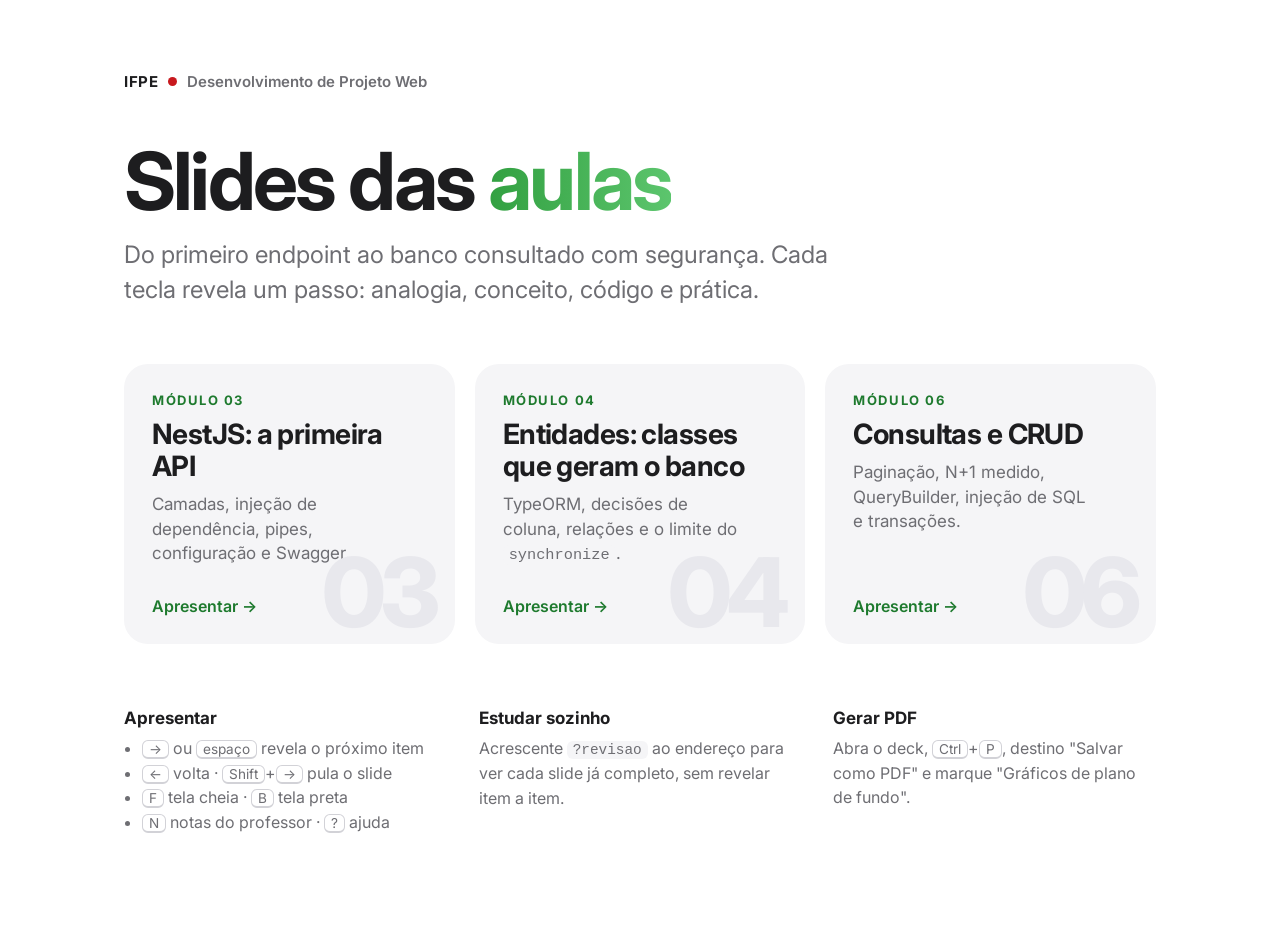
<file: slides/index.html>
<!doctype html>
<html lang="pt-BR">
<head>
<meta charset="utf-8">
<meta name="viewport" content="width=device-width, initial-scale=1">
<title>DPW · Slides</title>
<link rel="preconnect" href="https://fonts.googleapis.com">
<link rel="preconnect" href="https://fonts.gstatic.com" crossorigin>
<link href="https://fonts.googleapis.com/css2?family=Inter:wght@400..800&display=swap" rel="stylesheet">
<style>
  :root {
    --green: #32a041; --green-d: #1e7a2e; --green-b: #5cc56d; --red: #c8191e;
    --ink: #1d1d1f; --ink-2: #6e6e73; --ink-3: #86868b; --surface: #f5f5f7; --bg: #fff;
    --font: "Inter", "SF Pro Display", -apple-system, BlinkMacSystemFont, "Segoe UI", Roboto, Arial, sans-serif;
  }
  * { box-sizing: border-box; }
  body { margin: 0; background: var(--bg); color: var(--ink); font-family: var(--font); -webkit-font-smoothing: antialiased; }
  main { max-width: 1080px; margin: 0 auto; padding: 72px 24px 96px; }
  .brand { display: flex; align-items: center; gap: 10px; font-size: 15px; font-weight: 600; color: var(--ink-2); }
  .brand b { color: var(--ink); letter-spacing: .04em; }
  .brand i { width: 9px; height: 9px; border-radius: 50%; background: var(--red); }
  h1 { font-size: clamp(44px, 7vw, 80px); line-height: 1.04; letter-spacing: -.035em; margin: 48px 0 16px; }
  h1 span { background: linear-gradient(90deg, var(--green), var(--green-b)); -webkit-background-clip: text; background-clip: text; color: transparent; }
  .lead { font-size: clamp(19px, 2.4vw, 24px); line-height: 1.45; color: var(--ink-2); max-width: 760px; margin: 0; }
  .decks { display: grid; grid-template-columns: repeat(auto-fit, minmax(280px, 1fr)); gap: 20px; margin-top: 56px; }
  a.deck {
    display: flex; flex-direction: column; min-height: 280px; padding: 28px; border-radius: 24px;
    background: var(--surface); color: inherit; text-decoration: none; position: relative; overflow: hidden;
    transition: transform .4s cubic-bezier(.2,.8,.2,1), box-shadow .4s;
  }
  a.deck:hover { transform: translateY(-4px); box-shadow: 0 24px 48px -24px rgba(0,0,0,.25); }
  a.deck:focus-visible { outline: 3px solid var(--green); outline-offset: 3px; }
  .num { font-size: 96px; font-weight: 800; letter-spacing: -.06em; line-height: .9; color: #e8e8ed; position: absolute; right: 20px; bottom: 8px; }
  .tag { font-size: 13px; font-weight: 700; letter-spacing: .12em; text-transform: uppercase; color: var(--green-d); }
  a.deck h2 { font-size: 28px; letter-spacing: -.02em; line-height: 1.15; margin: 10px 0 10px; position: relative; }
  a.deck p { font-size: 17px; line-height: 1.45; color: var(--ink-2); margin: 0; position: relative; max-width: 90%; }
  .go { margin-top: auto; padding-top: 24px; font-weight: 600; color: var(--green-d); position: relative; }
  .help { margin-top: 64px; display: grid; grid-template-columns: repeat(auto-fit, minmax(240px, 1fr)); gap: 32px; }
  .help h3 { font-size: 17px; margin: 0 0 8px; }
  .help p, .help li { font-size: 16px; line-height: 1.55; color: var(--ink-2); margin: 0; }
  .help ul { padding-left: 18px; margin: 0; }
  kbd { font-family: inherit; font-size: .85em; border: 1px solid #d2d2d7; border-bottom-width: 2px; border-radius: 6px; padding: 0 6px; }
  code { font-size: .9em; background: var(--surface); padding: 1px 6px; border-radius: 6px; }
</style>
</head>
<body>
<main>
  <div class="brand"><b>IFPE</b><i></i>Desenvolvimento de Projeto Web</div>
  <h1>Slides das <span>aulas</span></h1>
  <p class="lead">Do primeiro endpoint ao banco consultado com segurança. Cada tecla revela um passo: analogia, conceito, código e prática.</p>

  <section class="decks">
    <a class="deck" href="m03-nestjs.html">
      <span class="tag">Módulo 03</span>
      <h2>NestJS: a primeira API</h2>
      <p>Camadas, injeção de dependência, pipes, configuração e Swagger.</p>
      <span class="go">Apresentar →</span>
      <span class="num">03</span>
    </a>
    <a class="deck" href="m04-entidades.html">
      <span class="tag">Módulo 04</span>
      <h2>Entidades: classes que geram o banco</h2>
      <p>TypeORM, decisões de coluna, relações e o limite do <code>synchronize</code>.</p>
      <span class="go">Apresentar →</span>
      <span class="num">04</span>
    </a>
    <a class="deck" href="m06-consultas-crud.html">
      <span class="tag">Módulo 06</span>
      <h2>Consultas e CRUD</h2>
      <p>Paginação, N+1 medido, QueryBuilder, injeção de SQL e transações.</p>
      <span class="go">Apresentar →</span>
      <span class="num">06</span>
    </a>
  </section>

  <section class="help">
    <div>
      <h3>Apresentar</h3>
      <ul>
        <li><kbd>→</kbd> ou <kbd>espaço</kbd> revela o próximo item</li>
        <li><kbd>←</kbd> volta · <kbd>Shift</kbd>+<kbd>→</kbd> pula o slide</li>
        <li><kbd>F</kbd> tela cheia · <kbd>B</kbd> tela preta</li>
        <li><kbd>N</kbd> notas do professor · <kbd>?</kbd> ajuda</li>
      </ul>
    </div>
    <div>
      <h3>Estudar sozinho</h3>
      <p>Acrescente <code>?revisao</code> ao endereço para ver cada slide já completo, sem revelar item a item.</p>
    </div>
    <div>
      <h3>Gerar PDF</h3>
      <p>Abra o deck, <kbd>Ctrl</kbd>+<kbd>P</kbd>, destino "Salvar como PDF" e marque "Gráficos de plano de fundo".</p>
    </div>
  </section>
</main>
</body>
</html>
</file>
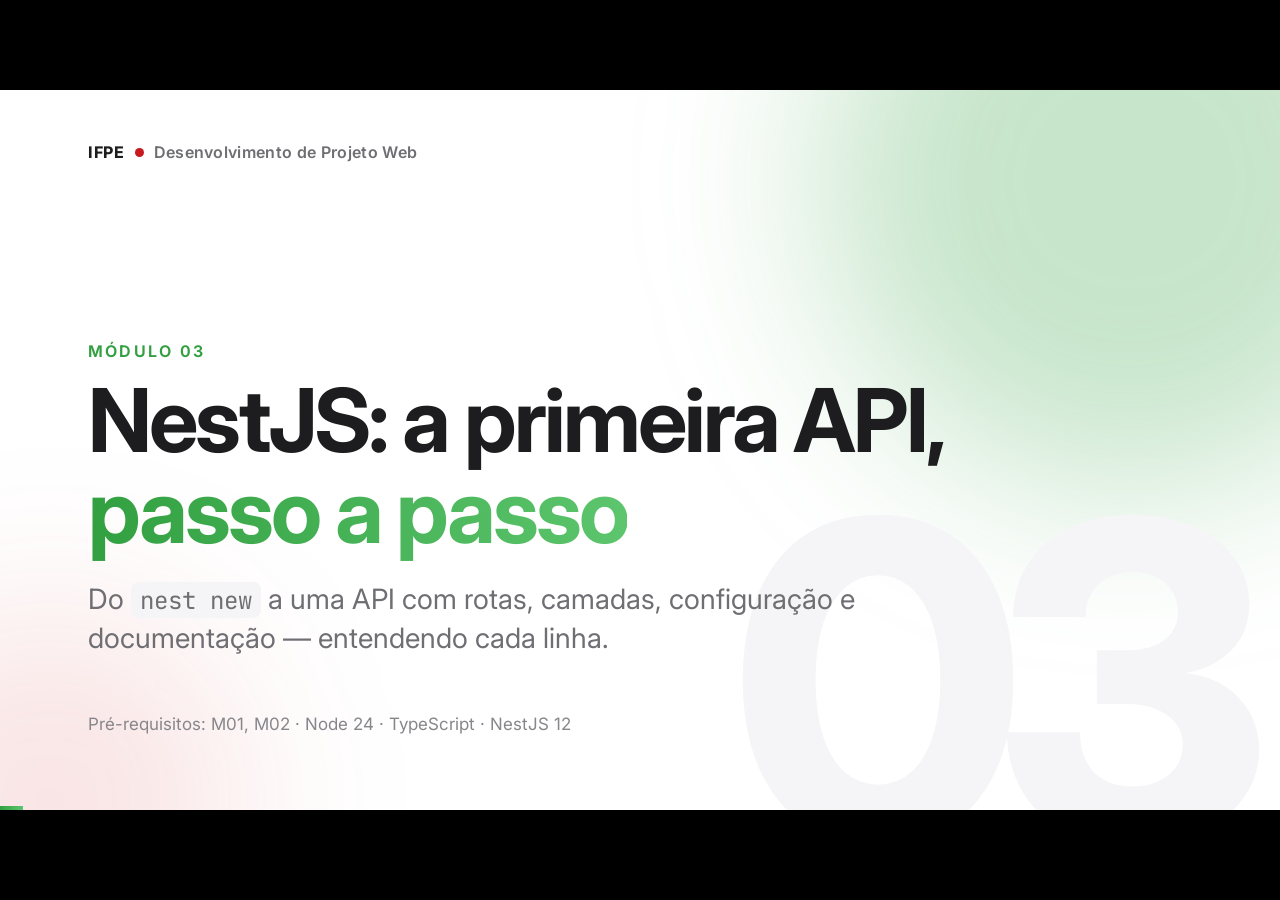
<file: slides/m03-nestjs.html>
<!doctype html>
<html lang="pt-BR">
<head>
<meta charset="utf-8">
<meta name="viewport" content="width=device-width, initial-scale=1">
<title>M03 · NestJS: a primeira API</title>
<link rel="preconnect" href="https://fonts.googleapis.com">
<link rel="preconnect" href="https://fonts.gstatic.com" crossorigin>
<link href="https://fonts.googleapis.com/css2?family=Inter:wght@400..800&family=JetBrains+Mono:wght@400;500&display=swap" rel="stylesheet">
<link rel="stylesheet" href="assets/deck.css">
</head>
<body>
<main class="deck" data-label="M03 · NestJS">

<!-- ================================================================ CAPA -->
<section class="slide title bare">
  <div class="glow g1"></div><div class="glow g2"></div>
  <div class="wm">03</div>
  <div class="brand in"><b>IFPE</b><span class="dot"></span>Desenvolvimento de Projeto Web</div>
  <div class="title-body">
    <div class="eyebrow in">Módulo 03</div>
    <h1 class="in">NestJS: a primeira API,<br><span class="hl">passo a passo</span></h1>
    <p class="lead in">Do <code>nest new</code> a uma API com rotas, camadas, configuração e documentação — entendendo cada linha.</p>
  </div>
  <div class="meta in">Pré-requisitos: M01, M02 · Node 24 · TypeScript · NestJS 12</div>
  <aside class="notes">Primeiro código do backend e primeiro TypeScript. O ritmo é: digitar pouco, ler muito, quebrar de propósito. Tecla → revela item a item.</aside>
</section>

<!-- ================================================================ META -->
<section class="slide">
  <div class="eyebrow in">Ao fim da aula</div>
  <h2 class="in">Isto vai funcionar <span class="hl">na sua máquina</span></h2>
  <div class="routes">
    <div class="route f left"><span class="pill k">GET</span><span class="path">/api/pessoas</span><span class="pill g">200</span><span class="what">a lista de pessoas</span></div>
    <div class="route f left"><span class="pill k">GET</span><span class="path">/api/pessoas/1</span><span class="pill g">200</span><span class="what">uma pessoa</span></div>
    <div class="route f left"><span class="pill k">GET</span><span class="path">/api/pessoas/abc</span><span class="pill r">400</span><span class="what">"abc" não é número</span></div>
    <div class="route f left"><span class="pill k">GET</span><span class="path">/api/pessoas/999</span><span class="pill r">404</span><span class="what">pessoa não encontrada</span></div>
    <div class="route f left"><span class="pill k">GET</span><span class="path">/api/docs</span><span class="pill">UI</span><span class="what">documentação gerada do código</span></div>
  </div>
  <p class="f mt muted">Três rotas parecem pouco. O que importa é a <b>estrutura</b> — o M04, o M06 e o M07 vão preenchê-la sem mover nada de lugar.</p>
</section>

<!-- ================================================================ ROTEIRO -->
<section class="slide">
  <div class="eyebrow in">Roteiro</div>
  <h2 class="in">Quatro movimentos</h2>
  <div class="grid-4 fill-v" style="display:grid">
    <div class="card f zoom"><span class="tag">01 · 02</span><h3>Criar e ler</h3><p>Gerar o projeto e entender os quatro arquivos que nascem.</p></div>
    <div class="card f zoom"><span class="tag">03</span><h3>Seu endpoint</h3><p>Um módulo seu, uma rota sua, JSON de verdade.</p></div>
    <div class="card f zoom"><span class="tag">04 · 05</span><h3>Camadas e injeção</h3><p>Por que separar — e como o Nest liga as peças.</p></div>
    <div class="card f zoom"><span class="tag">06 · 07</span><h3>Robustez</h3><p>Parâmetros, erros, configuração e documentação.</p></div>
  </div>
  <div class="note info f"><b>Regra</b> Não pule etapas. Várias delas provocam um erro de propósito — o erro é o conteúdo.</div>
</section>

<!-- ================================================================ 01 -->
<section class="slide dark section">
  <div class="num in">01</div>
  <h1 class="in">Criar o projeto</h1>
  <p class="lead in">Três comandos e um servidor HTTP no ar — sem escrever uma linha.</p>
</section>

<section class="slide">
  <div class="eyebrow in">Mão na massa · conferir ferramentas</div>
  <h2 class="in">Antes de tudo: o Node está aí?</h2>
  <div class="split">
    <pre class="code term lg in" data-lang="sh" data-title="PowerShell">
node --version
> v24.11.0
npm --version
> 11.6.2
cd C:\dev\projeto
</pre>
    <div class="stack focus-list">
      <div class="f" data-hl="1-2"><h3><code>node</code></h3><p class="muted">Executa JavaScript fora do navegador. É ele que roda a API.</p></div>
      <div class="f" data-hl="3-4"><h3><code>npm</code></h3><p class="muted">Instala bibliotecas e roda os atalhos do projeto. Vem junto com o Node.</p></div>
      <div class="f" data-hl="5"><h3>A pasta do M00</h3><p class="muted">Tem um <code>package.json</code> com <code>workspaces</code>.</p></div>
    </div>
  </div>
  <div class="note ok f" data-hl=""><b>Deu certo se</b> Node 24 ou superior e npm 11 ou superior. Com npm 10, atualize: <code>npm install -g npm@11</code>.</div>
</section>

<section class="slide">
  <div class="eyebrow in">Mão na massa · CLI e projeto</div>
  <h2 class="in">Uma CLI cria — e <span class="hl">registra</span></h2>
  <div class="split">
    <pre class="code term lg in" data-lang="sh">
npm install -g @nestjs/cli@12
nest --version
> 12.x.x
nest new backend --skip-git
> ? Which package manager…  npm
> 🚀 Successfully created project backend
</pre>
    <div class="captions" style="align-self:center">
      <p class="f" data-hl="1"><b>-g</b> instala na máquina, não no projeto: o comando <code>nest</code> funciona em qualquer pasta.</p>
      <p class="f" data-hl="1"><b>@12</b> fixa a versão. A turma inteira precisa gerar o mesmo projeto.</p>
      <p class="f" data-hl="4"><b>--skip-git</b> evita um repositório Git dentro do seu.</p>
      <p class="f" data-hl="5-6">Escolha <b>npm</b> e aguarde um ou dois minutos.</p>
    </div>
  </div>
  <div class="note warn f" data-hl=""><b>Confira</b> Não pode existir <code>backend\.git</code>. Se existir, apague essa pasta.</div>
  <aside class="notes">CLI = Command Line Interface. Nada que ela faz é obrigatório (o exercício E03.3 faz tudo à mão), mas ela evita esquecer registros.</aside>
</section>

<section class="slide statement">
  <div class="eyebrow in">Por que fixar <code>@12</code>?</div>
  <div class="big in">Previsibilidade vale mais que <span class="hl">novidade</span>.</div>
  <p class="sub f">Sem fixar, quem instala hoje e quem instala daqui a meses recebe arquivos diferentes — e o material deixa de bater com metade da sala. É o mesmo cuidado de produção.</p>
</section>

<section class="slide">
  <div class="eyebrow in">Mão na massa · subir o servidor</div>
  <h2 class="in">Um servidor HTTP, <span class="hl">zero linhas suas</span></h2>
  <div class="split">
    <pre class="code term in" data-lang="sh">
cd backend
npm run start:dev
> [Nest] LOG Nest application
>   successfully started
</pre>
    <div class="stack">
      <div class="card f"><span class="tag">start:dev</span><p>É <code>nest start --watch</code>: recompila a cada <kbd>Ctrl</kbd>+<kbd>S</kbd>. Ocupa o terminal — abra <b>outro</b>.</p></div>
      <div class="card r f"><span class="tag">EADDRINUSE :::3000</span><p>Porta ocupada. Feche o servidor esquecido com <kbd>Ctrl</kbd>+<kbd>C</kbd>.</p></div>
    </div>
  </div>
  <div class="note ok f"><b>Deu certo se</b> <code>http://localhost:3000</code> mostra <code>Hello World!</code></div>
</section>

<!-- ================================================================ 02 -->
<section class="slide dark section">
  <div class="num in">02</div>
  <h1 class="in">Ler antes de escrever</h1>
  <p class="lead in">Quatro arquivos pequenos. O <code>Hello World!</code> sai deles.</p>
</section>

<section class="slide">
  <div class="eyebrow in">Leitura · src/main.ts</div>
  <h2 class="in">Toda a aplicação nasce de <span class="hl">um</span> módulo</h2>
  <pre class="code lg in" data-title="src/main.ts">
import { NestFactory } from "@nestjs/core";
import { AppModule } from "./app.module.js";

async function bootstrap() {
  const app = await NestFactory.create(AppModule);
  await app.listen(process.env.PORT ?? 3000);
}
await bootstrap();
</pre>
  <div class="captions">
    <p class="f" data-hl="1"><b>Sem <code>./</code></b> → um pacote baixado pelo npm, em <code>node_modules</code>.</p>
    <p class="f" data-hl="2"><b>Com <code>./</code></b> → um arquivo seu. E termina em <code>.js</code>… (já explicamos)</p>
    <p class="f" data-hl="5"><b>A linha central:</b> monta a aplicação inteira a partir do <code>AppModule</code>.</p>
    <p class="f" data-hl="6"><b>listen</b> começa a atender HTTP. <code>?? 3000</code>: se <code>PORT</code> não existir, usa 3000.</p>
    <p class="f" data-hl="8"><b>await no topo do arquivo</b> — permitido em módulos ESM.</p>
  </div>
</section>

<section class="slide">
  <div class="eyebrow in">A pergunta que todo mundo faz</div>
  <h2 class="in">Por que <code>.js</code> se o arquivo é <code>.ts</code>?</h2>
  <div class="flow in" style="margin-top:10px">
    <div class="node mono">src/app.module.ts<small>o que você edita</small></div>
    <div class="arrow f"><span class="arrow-label">compila</span></div>
    <div class="node mono gl f">dist/app.module.js<small>o que o Node carrega</small></div>
    <div class="arrow f"></div>
    <div class="node mono g f">"./app.module.js"<small>o import aponta para cá</small></div>
  </div>
  <p class="f mt">O TypeScript <b>não reescreve</b> caminhos de import: ele só apaga os tipos. O import aponta para o arquivo que <b>vai existir</b>.</p>
  <div class="grid-2 mt">
    <div class="card g f"><span class="tag">Arquivo seu</span><h3><code>from "./pessoas.service.js"</code></h3><p>com <code>.js</code> no fim</p></div>
    <div class="card f" data-with><span class="tag">Pacote instalado</span><h3><code>from "@nestjs/common"</code></h3><p>sem extensão</p></div>
  </div>
</section>

<section class="slide">
  <div class="eyebrow in">Se esquecer o <code>.js</code></div>
  <h2 class="in">O erro já traz a <span class="hl">resposta</span></h2>
  <pre class="code lg in" data-lang="text">
error TS2835: Relative import paths need explicit file extensions
in ECMAScript imports when '--moduleResolution' is 'node16' or 'nodenext'.
⟪Did you mean './pessoas.service.js'?⟫
</pre>
  <div class="grid-2 mt">
    <div class="card f"><span class="tag">Na prática</span><p>A CLI já gera os imports certos. Você só escreve à mão os imports novos.</p></div>
    <div class="card f"><span class="tag">ESM</span><p><i>ECMAScript Modules</i>: o padrão oficial do JavaScript, o mesmo dos navegadores.</p></div>
  </div>
</section>

<section class="slide">
  <div class="eyebrow in">Conceito · decorator</div>
  <h2 class="in">Uma <span class="hl">etiqueta</span> colada no código</h2>
  <div class="split">
    <div>
      <pre class="code lg in">
@Get()   // "responde a GET"
getHello(): string {
  return "Hello World!";
}
</pre>
      <pre class="code term f mt" data-lang="sh">
npm run start:dev
> [RouterExplorer] Mapped {/, GET} route
</pre>
    </div>
    <div class="stack focus-list">
      <p class="f">Um decorator é uma <b>função que anexa informação</b> a uma classe ou método.</p>
      <p class="f">Não executa nem altera o método. Só <b>registra</b>.</p>
      <p class="f">Ao subir, o Nest <b>lê as etiquetas</b> e monta a tabela de rotas — é o que o terminal anuncia.</p>
      <p class="f">Um mecanismo, vários usos: <code>@Controller</code>, <code>@Entity</code> (M04), <code>@IsString</code> (M07).</p>
    </div>
  </div>
</section>

<section class="slide">
  <div class="eyebrow in">Leitura · controller e service</div>
  <h2 class="in">O controller <span class="hl">pede</span>; o service <span class="hl">sabe</span></h2>
  <div class="split code-wide" style="align-items:start">
    <pre class="code sm in" id="c" data-title="src/app.controller.ts">
import { Controller, Get } from "@nestjs/common";
import { AppService } from "./app.service.js";

@Controller()
export class AppController {
  constructor(private readonly appService: AppService) {}

  @Get()
  getHello(): string {
    return this.appService.getHello();
  }
}
</pre>
    <pre class="code sm in" id="s" data-title="src/app.service.ts">
@Injectable()
export class AppService {
  getHello(): string {
    return "Hello World!";
  }
}
</pre>
  </div>
  <div class="captions">
    <p class="f" data-hl="c:4"><b>@Controller()</b> marca a classe e define o prefixo de rota (aqui, a raiz).</p>
    <p class="f" data-hl="c:6"><b>constructor</b> recebe um <code>AppService</code> já pronto. Guarde esta linha: ela é o assunto da seção 05.</p>
    <p class="f" data-hl="c:8-9"><b>@Get()</b> responde a GET. <code>: string</code> é o tipo de retorno — errar é apontado antes de rodar.</p>
    <p class="f" data-hl="c:10 s:3-5">O controller <b>não produz</b> o texto: pede a quem sabe.</p>
    <p class="f" data-hl="s:1"><b>@Injectable()</b>: o Nest tem permissão de criar e entregar esta classe.</p>
  </div>
</section>

<section class="slide">
  <div class="eyebrow in">Leitura · src/app.module.ts</div>
  <h2 class="in">O módulo não faz nada. Ele <span class="hl">declara</span>.</h2>
  <div class="split">
    <pre class="code lg in">
@Module({
  imports: [],
  controllers: [AppController],
  providers: [AppService],
})
export class AppModule {}
</pre>
    <div class="stack focus-list">
      <div class="card f" style="padding:18px 24px" data-hl="2"><span class="tag">imports · outros módulos</span><p>De que outros pedaços do sistema eu preciso?</p></div>
      <div class="card f" style="padding:18px 24px" data-hl="3"><span class="tag">controllers · quem atende HTTP</span><p>Quais rotas nascem aqui?</p></div>
      <div class="card f" style="padding:18px 24px" data-hl="4"><span class="tag">providers · quem pode ser injetado</span><p>Quem o Nest tem permissão de criar e entregar?</p></div>
    </div>
  </div>
</section>

<section class="slide">
  <div class="eyebrow in">Visão do todo</div>
  <h2 class="in">O projeto inteiro, de trás para frente</h2>
  <div class="flow fill-v" style="flex-direction:row">
    <div class="node f">main.ts<small>cria a app</small></div>
    <div class="arrow f"></div>
    <div class="node f">AppModule<small>declara as peças</small></div>
    <div class="arrow f"></div>
    <div class="node f">AppController<small>@Get() na raiz</small></div>
    <div class="arrow f"></div>
    <div class="node f">AppService<small>sabe a resposta</small></div>
    <div class="arrow g f"></div>
    <div class="node g f zoom">"Hello World!"</div>
  </div>
  <div class="note ok f"><b>Resumo</b> Quatro arquivos, uma responsabilidade cada. Todo o resto do curso é mais do mesmo, em maior quantidade.</div>
</section>

<section class="slide">
  <div class="eyebrow in">Mão na massa · a primeira mudança sua</div>
  <h2 class="in">Editar → salvar → <span class="hl">ver</span></h2>
  <div class="split">
    <div class="stack">
      <pre class="code lg in" data-title="src/app.service.ts">
return "API no ar";
</pre>
      <pre class="code term f" data-lang="sh">
> File change detected.
> Nest application successfully started
</pre>
    </div>
    <ol class="steps">
      <li class="f">Troque o texto no service.</li>
      <li class="f">Salve. O <code>start:dev</code> reinicia sozinho.</li>
      <li class="f">Atualize o navegador.</li>
    </ol>
  </div>
  <div class="note warn f"><b>Se falhar</b> pare aqui. O problema é de ambiente: quase sempre o <code>start:dev</code> foi fechado sem você perceber.</div>
</section>

<!-- ================================================================ 03 -->
<section class="slide dark section">
  <div class="num in">03</div>
  <h1 class="in">Seu primeiro endpoint</h1>
  <p class="lead in">Um módulo por área do domínio. O do exemplo: <b>pessoas</b> — no projeto, o recurso do cenário principal.</p>
</section>

<section class="slide">
  <div class="eyebrow in">Mão na massa · nest generate</div>
  <h2 class="in">O mais valioso da CLI: <span class="hl">os registros</span></h2>
  <div class="split">
    <pre class="code term lg in" data-lang="sh">
nest generate module pessoas
nest generate controller pessoas --no-spec
nest generate service pessoas --no-spec
</pre>
    <div class="stack focus-list">
      <div class="f" data-hl="1"><h3>module</h3><p class="muted">Cria <code>pessoas.module.ts</code> e o registra em <code>imports</code> do <code>AppModule</code>.</p></div>
      <div class="f" data-hl="2"><h3>controller</h3><p class="muted">Cria e registra em <code>controllers</code> do <code>PessoasModule</code>.</p></div>
      <div class="f" data-hl="3"><h3>service</h3><p class="muted">Cria e registra em <code>providers</code>. O <code>--no-spec</code> pula o teste (fica para o M10).</p></div>
    </div>
  </div>
  <div class="note warn f" data-hl=""><b>Confira</b> A CLI usou o nome do módulo como rota: <code>@Controller("pessoas")</code>. Se o recurso tiver outro nome, ajuste.</div>
</section>

<section class="slide">
  <div class="eyebrow in">Mão na massa · pessoas.controller.ts</div>
  <h2 class="in">Devolva um valor. O Nest cuida do <span class="hl">HTTP</span>.</h2>
  <div class="split code-wide">
    <pre class="code sm in">
@Controller("pessoas")
export class PessoasController {
  @Get()
  listar() {
    return [
      { id: 1, nome: "Ana Souza", telefone: "11 90000-0001" },
      { id: 2, nome: "Bruno Lima", telefone: "11 90000-0002" },
    ];
  }
}
</pre>
    <div>
      <div class="captions" style="margin:0 0 24px">
        <p class="f" data-hl="1"><b>"pessoas"</b>: todas as rotas desta classe começam em <code>/pessoas</code>.</p>
        <p class="f" data-hl="3-4"><b>listar</b> é um nome seu — quem define a URL são os decorators.</p>
        <p class="f" data-hl="5-8">Um array comum de objetos JavaScript.</p>
      </div>
      <p class="f small muted" data-hl="">Você <b>não</b> escreveu:</p>
      <div class="stack">
        <div class="card f left" style="padding:16px 22px"><p><code>res.json(...)</code> → o Nest converteu</p></div>
        <div class="card f left" style="padding:16px 22px"><p><code>Content-Type: application/json</code> → o Nest pôs</p></div>
        <div class="card f left" style="padding:16px 22px"><p><code>status(200)</code> → padrão do GET</p></div>
      </div>
    </div>
  </div>
</section>

<!-- ================================================================ 04 -->
<section class="slide dark section">
  <div class="num in">04</div>
  <h1 class="in">Por que separar em camadas</h1>
  <p class="lead in">A etapa mais importante do módulo. E é de raciocínio.</p>
</section>

<section class="slide statement">
  <div class="big in">O endpoint <span class="hl">funciona</span>.</div>
  <div class="big f">Então por que os dados não podem ficar no controller?</div>
  <p class="sub f">Não é "porque é boa prática". São quatro situações concretas — e todas vão acontecer nesta disciplina.</p>
</section>

<section class="slide">
  <div class="eyebrow in">Analogia</div>
  <h2 class="in">Um restaurante</h2>
  <div class="vs fill-v" style="display:grid">
    <div class="card big f left"><span class="tag">Controller</span><h3>O garçom</h3><p>Anota o pedido, entrega o prato, conversa com o cliente. Fala a língua do salão — o <b>HTTP</b>.</p></div>
    <div class="card big g f right"><span class="tag">Service</span><h3>A cozinha</h3><p>Sabe fazer o prato. Não importa se o pedido veio do salão, do delivery ou do telefone.</p></div>
  </div>
  <div class="note warn f"><b>E se</b> o garçom cozinhar na mesa? Funciona — até o restaurante precisar de delivery, de um cozinheiro novo ou de dois garçons ao mesmo tempo.</div>
</section>

<section class="slide">
  <div class="eyebrow in">As quatro situações</div>
  <h2 class="in">Onde a lógica no controller <span class="hl-red">cobra a conta</span></h2>
  <div class="grid-2" style="flex:1">
    <div class="card f zoom">
      <span class="tag">1 · Fora do HTTP</span>
      <h3>Um script de terminal precisa da lista (M08)</h3>
      <p><span class="hl-red">✕</span> copia-se a lista; uma cópia fica errada em silêncio<br><span style="color:var(--green-d)">✓</span> o script chama o service</p>
    </div>
    <div class="card f zoom">
      <span class="tag">2 · Testar a regra</span>
      <h3>"No máximo três empréstimos" (M10)</h3>
      <p><span class="hl-red">✕</span> subir servidor, montar requisição, ler status<br><span style="color:var(--green-d)">✓</span> uma linha, sem servidor</p>
    </div>
    <div class="card f zoom">
      <span class="tag">3 · A fonte muda</span>
      <h3>O array vira PostgreSQL (M04)</h3>
      <p><span class="hl-red">✕</span> o arquivo de rotas vai de 10 para 60 linhas<br><span style="color:var(--green-d)">✓</span> só o service muda — você confere no M06</p>
    </div>
    <div class="card f zoom">
      <span class="tag">4 · Duas pessoas</span>
      <h3>Uma em rotas, outra em regras</h3>
      <p><span class="hl-red">✕</span> editam as mesmas linhas: conflito<br><span style="color:var(--green-d)">✓</span> arquivos separados, merge limpo</p>
    </div>
  </div>
</section>

<section class="slide">
  <div class="eyebrow in">Situação 2, em detalhe</div>
  <h2 class="in">Separar é o que torna o teste <span class="hl">barato</span></h2>
  <div class="flow in" style="margin-top:6px">
    <div class="node rl">subir a app</div><div class="arrow r short"></div>
    <div class="node rl">montar requisição</div><div class="arrow r short"></div>
    <div class="node rl">enviar</div><div class="arrow r short"></div>
    <div class="node rl">ler resposta</div><div class="arrow r short"></div>
    <div class="node rl">interpretar status</div>
  </div>
  <p class="muted in" style="margin-top:14px">Regra no controller: lento, e quebra por porta ocupada ou rota renomeada.</p>
  <pre class="code lg f mt">
expect(() => servico.marcar(pessoaComTresEmAberto)).toThrow();
</pre>
  <p class="f muted" style="margin-top:14px">Regra no service: uma linha, sem rede, sem servidor.</p>
  <div class="note ok f mt-auto"><b>Moral</b> Teste caro é teste que ninguém escreve.</div>
</section>

<section class="slide">
  <div class="eyebrow in">A divisão que o Nest impõe</div>
  <h2 class="in">Cada peça, uma responsabilidade</h2>
  <table class="tbl">
    <tr class="in"><th>Peça</th><th>Responsabilidade</th><th>O que não deve fazer</th></tr>
    <tr class="f"><td>Module</td><td>Agrupar um domínio e declarar o que expõe</td><td class="muted">Conter lógica</td></tr>
    <tr class="f"><td>Controller</td><td>Traduzir HTTP ↔ chamada de método</td><td class="muted">Falar com o banco, conter regra de negócio</td></tr>
    <tr class="f"><td>Service</td><td>Regra de negócio e acesso a dados</td><td class="muted">Saber que HTTP existe</td></tr>
  </table>
  <div class="note info f mt"><b>Sem separar</b> Um <code>app.get("/pessoas", …)</code> no Express funciona no primeiro mês. Com 40 rotas, é um arquivo de 800 linhas onde ninguém acha nada.</div>
</section>

<section class="slide dark statement">
  <div class="eyebrow in">A pergunta que resolve 90% das dúvidas</div>
  <div class="big in">Se este código rodasse a partir de um <span class="hl">comando de terminal</span>, ele mudaria?</div>
  <div class="grid-2 mt" style="max-width:900px">
    <div class="card f zoom"><span class="tag">Não muda</span><h3 class="hl" style="font-size:40px">Service</h3></div>
    <div class="card f zoom"><span class="tag">Muda</span><h3 style="font-size:40px">Controller</h3></div>
  </div>
</section>

<section class="slide">
  <div class="eyebrow in">Exercite · aplique o critério</div>
  <h2 class="in">Onde fica cada código?</h2>
  <table class="tbl">
    <tr class="in"><th>Código</th><th>Muda sem HTTP?</th><th>Camada</th></tr>
    <tr class="in"><td>A lista de pessoas</td><td class="f fade muted">Não — é a mesma de qualquer origem</td><td class="f zoom ans" data-with>Service</td></tr>
    <tr class="in"><td>Converter <code>:id</code> da URL em número</td><td class="f fade muted">Sim — sem URL não há <code>:id</code></td><td class="f zoom ans" data-with>Controller</td></tr>
    <tr class="in"><td>Horário ocupado não aceita agendamento</td><td class="f fade muted">Não — é regra da organização</td><td class="f zoom ans" data-with>Service</td></tr>
    <tr class="in"><td>A resposta do POST é 201</td><td class="f fade muted">Sim — status é conceito HTTP</td><td class="f zoom ans" data-with>Controller</td></tr>
  </table>
  <aside class="notes">Deixe a turma responder antes de revelar cada linha.</aside>
</section>

<section class="slide">
  <div class="eyebrow in">Checkpoint</div>
  <div class="quiz fill-v">
    <div class="quiz-q in">"Uma pessoa não pode ter mais de três agendamentos em aberto." Onde mora essa regra?</div>
    <div class="choices two in">
      <button>No controller, junto da rota</button>
      <button data-ok>No service</button>
      <button>No módulo</button>
      <button>No <code>main.ts</code></button>
    </div>
    <div class="why note ok"><b>Isso</b> Ela não muda se o pedido vier de um script, de um teste ou do HTTP. Logo, é service.</div>
  </div>
</section>

<!-- ================================================================ 05 -->
<section class="slide dark section">
  <div class="num in">05</div>
  <h1 class="in">Injeção de dependência</h1>
  <p class="lead in">Como o controller recebe o service — sem fabricá-lo.</p>
</section>

<section class="slide statement">
  <div class="eyebrow in">Analogia</div>
  <div class="big in">A geladeira não constrói a <span class="hl">usina</span>.</div>
  <p class="sub f">Ela recebe energia pela tomada e não sabe se vem de uma hidrelétrica ou de painéis solares. Trocar a fonte não exige abrir a geladeira.</p>
  <p class="sub f" style="color:var(--ink)"><b>Injeção de dependência:</b> a classe <b>recebe</b> o que precisa, pronto, pelo construtor. Quem liga os fios é o Nest.</p>
</section>

<section class="slide">
  <div class="eyebrow in">Duas formas</div>
  <h2 class="in">Fabricar <span class="muted">×</span> <span class="hl">receber</span></h2>
  <div class="vs">
    <div class="stack">
      <pre class="code sm red in" id="bad" data-title="❌ fabricar">
export class PessoasController {
  private pessoas = new PessoasService();
}
</pre>
      <div class="card tight r f"><span class="tag">Soldado</span><p>No teste (M10), não há como trocar o service por um dublê — o <code>new</code> está lá dentro.</p></div>
      <div class="card tight r f"><span class="tag">A ignorância se espalha</span><p>Quando o service precisar do banco, o controller terá de saber montar o banco.</p></div>
    </div>
    <div class="stack">
      <pre class="code sm in" id="good" data-title="✅ receber">
export class PessoasController {
  constructor(
    private readonly pessoas: PessoasService,
  ) {}
}
</pre>
      <div class="card tight g f"><span class="tag">Declara o que precisa</span><p>Não diz <b>como</b> conseguir. Em nenhum lugar existe <code>new PessoasService()</code>.</p></div>
      <div class="card tight g f"><span class="tag">Quem cria é o Nest</span><p>Lê o tipo do parâmetro, procura em <code>providers</code> e entrega uma instância pronta.</p></div>
    </div>
  </div>
</section>

<section class="slide">
  <div class="eyebrow in">Por dentro</div>
  <h2 class="in">Como o Nest resolve o construtor</h2>
  <div class="flow fill-v" style="flex-direction:row">
    <div class="node mono f">pessoas: PessoasService<small>o tipo do parâmetro</small></div>
    <div class="arrow f"></div>
    <div class="node f">procura em<br>providers<small>do módulo</small></div>
    <div class="arrow f"></div>
    <div class="node f">cria uma vez<small>singleton</small></div>
    <div class="arrow g f"></div>
    <div class="node g f zoom">entrega pronto<small>no construtor</small></div>
  </div>
  <div class="note info f"><b>Por isso</b> o <code>@Injectable()</code> no service é necessário: sem ele, o Nest não guarda os metadados para criar a classe.</div>
</section>

<section class="slide">
  <div class="eyebrow in">Mão na massa · quebre de propósito</div>
  <h2 class="in">A prova de que a injeção é <span class="hl">real</span></h2>
  <pre class="code lg in" id="mod" data-title="src/pessoas/pessoas.module.ts">
@Module({
  controllers: [PessoasController],
  providers: [⟦/* PessoasService */⟧],
})
</pre>
  <pre class="code term f" style="margin-top:14px" id="err" data-lang="sh">
> Nest can't resolve dependencies of the PessoasController ⟦(?)⟧.
> Please make sure that the argument PessoasService at ⟦index [0]⟧ is available
> in the ⟦PessoasModule⟧ module.
</pre>
  <div class="captions">
    <p class="f" data-hl="err:1"><b>(?)</b> é a posição do parâmetro que não resolveu.</p>
    <p class="f" data-hl="err:2"><b>index [0]</b>: o primeiro parâmetro do construtor.</p>
    <p class="f" data-hl="err:3 mod:3"><b>Onde procurar:</b> a lista <code>providers</code> do <code>PessoasModule</code>. Descomente e o servidor volta.</p>
  </div>
  <aside class="notes">É o erro mais comum deste módulo e do M04: classe criada e esquecida fora de providers.</aside>
</section>

<section class="slide">
  <div class="eyebrow in">O que a injeção traz</div>
  <h2 class="in">Três ganhos práticos</h2>
  <div class="grid-3 fill-v" style="display:grid">
    <div class="card big f zoom"><span class="icon">⚡</span><h3>Teste barato</h3><p>O teste passa um dublê no lugar do service. Situação 2, resolvida.</p></div>
    <div class="card big f zoom"><span class="icon">①</span><h3>Uma instância</h3><p>Criada uma vez e reaproveitada na aplicação inteira.</p></div>
    <div class="card big f zoom"><span class="icon">⇄</span><h3>Troca sem atrito</h3><p>Mudar a implementação não toca quem usa. Situação 3 — você comprova no M06.</p></div>
  </div>
</section>

<!-- ================================================================ 06 -->
<section class="slide dark section">
  <div class="num in">06</div>
  <h1 class="in">Parâmetros, pipes e erros</h1>
  <p class="lead in">Buscar uma pessoa exige ler um pedaço da URL.</p>
</section>

<section class="slide">
  <div class="eyebrow in">Conceito · pipe</div>
  <h2 class="in">O <span class="hl">porteiro</span> entre a requisição e o seu método</h2>
  <div class="stack fill-v">
    <div class="flow">
      <div class="node mono f">GET /pessoas/1</div><div class="arrow f"></div>
      <div class="node gl f">ParseIntPipe<small>"1" → 1</small></div><div class="arrow g f"></div>
      <div class="node g f">buscarUm(1)<small>seu método roda</small></div>
    </div>
    <div class="flow" style="margin-top:34px">
      <div class="node mono f">GET /pessoas/abc</div><div class="arrow f"></div>
      <div class="node rl f">ParseIntPipe<small>"abc" → ?</small></div><div class="arrow r f"></div>
      <div class="node r f">400 Bad Request<small>seu método nem é chamado</small></div>
    </div>
  </div>
  <div class="note info f"><b>Pipe</b> converte, valida, ou as duas coisas — antes do seu código. Você não escreve nenhum <code>if</code>.</div>
</section>

<section class="slide">
  <div class="eyebrow in">Mão na massa · rota com parâmetro</div>
  <h2 class="in">Do service à rota</h2>
  <div class="grid-2" style="align-items:start">
    <pre class="code in" id="svc" data-title="pessoas.service.ts">
buscarUm(id: number): Pessoa | undefined {
  return this.pessoas.find((p) => p.id === id);
}
</pre>
    <pre class="code in" id="ctl" data-title="pessoas.controller.ts">
@Get(":id")
buscarUm(@Param("id", ParseIntPipe) id: number) {
  return this.pessoas.buscarUm(id);
}
</pre>
  </div>
  <div class="captions">
    <p class="f" data-hl="svc:1"><b>Pessoa | undefined</b> — tipo de união: "ou uma pessoa, ou nada". O tipo diz em voz alta o que o <code>find</code> faz.</p>
    <p class="f" data-hl="ctl:1"><b>":id"</b> — os dois-pontos marcam um trecho variável: <code>/pessoas/1</code>, <code>/pessoas/42</code>…</p>
    <p class="f" data-hl="ctl:2"><b>@Param("id")</b> extrai o pedaço da URL. O nome tem de bater com o do <code>@Get</code>.</p>
    <p class="f" data-hl="ctl:2"><b>ParseIntPipe</b> converte em número <b>antes</b> de o método ser chamado.</p>
  </div>
</section>

<section class="slide">
  <div class="eyebrow in">Rode · o navegador só mostra o corpo</div>
  <h2 class="in">Veja o <span class="hl">status</span> com <code>curl -i</code></h2>
  <pre class="code term lg in" data-lang="sh">
curl.exe -i http://localhost:3000/pessoas/1
> HTTP/1.1 ⟪200 OK⟫
curl.exe -i http://localhost:3000/pessoas/abc
> HTTP/1.1 ⟦400 Bad Request⟧
> {"message":"Validation failed (numeric string is expected)","statusCode":400}
</pre>
  <div class="captions">
    <p class="f" data-hl="1-2"><b>-i</b> mostra os cabeçalhos — o status está na primeira linha.</p>
    <p class="f" data-hl="3-5">Esse 400 veio do pipe. Nenhum <code>if</code>, nenhum <code>isNaN</code>, nenhum <code>try</code>.</p>
    <p class="f" data-hl=""><span class="muted">No macOS e no Linux, escreva <code>curl</code> sem o <code>.exe</code>.</span></p>
  </div>
</section>

<section class="slide statement">
  <div class="eyebrow in">Experimento · tire o pipe</div>
  <div class="big in" style="font-size:52px"><code style="font-size:.8em">@Param("id") id: number</code><br>e chame <code style="font-size:.8em">/pessoas/1</code>. O que acontece?</div>
  <p class="sub f"><b style="color:var(--red)">404 numa pessoa que existe.</b> O <code>id</code> chega como <code>"1"</code> — texto. E <code>"1" === 1</code> é <code>false</code>.</p>
  <p class="sub f">O <code>: number</code> é TypeScript, e o TypeScript <b>some</b> ao virar JavaScript. Ninguém confere tipos em execução — exceto quem você mandar.</p>
</section>

<section class="slide">
  <div class="eyebrow in">Responder 404</div>
  <h2 class="in">Um <code>200</code> vazio é uma <span class="hl-red">mentira</span></h2>
  <div class="split">
    <pre class="code sm in">
buscarUm(id: number): Pessoa {
  const pessoa = this.pessoas.find((p) => p.id === id);
  if (!pessoa) {
    throw new NotFoundException(
      `Pessoa ${id} não encontrada`);
  }
  return pessoa;
}
</pre>
    <table class="tbl">
      <tr class="in"><th>O service não…</th><th>e ainda assim…</th></tr>
      <tr class="f"><td>importou <code>Response</code></td><td>a resposta saiu certa</td></tr>
      <tr class="f"><td>escreveu <code>404</code></td><td>o status é 404</td></tr>
      <tr class="f"><td>montou o JSON</td><td>o corpo veio padronizado</td></tr>
    </table>
  </div>
  <div class="note ok f" data-hl="4-5"><b>Ideia</b> Lance em <b>linguagem de domínio</b> ("não encontrada"); o framework traduz para HTTP. O service continua sem saber que HTTP existe.</div>
</section>

<section class="slide">
  <div class="eyebrow in">Armadilha · ordem das rotas</div>
  <h2 class="in">O Nest casa com a <span class="hl">primeira</span> que serve</h2>
  <div class="vs">
    <div class="stack">
      <pre class="code red in" id="o1">
@Get(":id")      // casa com /pessoas/nome
buscarUm(...) {}

@Get("nome")     // nunca alcançada
nome() {}
</pre>
      <div class="card r f"><span class="tag">Resultado</span><p><code>ParseIntPipe("nome")</code> → <b>400 numa rota que existe</b>.</p></div>
    </div>
    <div class="stack">
      <pre class="code in" id="o2">
@Get("nome")     // literal primeiro
nome() {}

@Get(":id")      // parâmetro depois
buscarUm(...) {}
</pre>
      <div class="card g f"><span class="tag">Regra</span><p>Rota <b>literal</b> vem sempre antes de rota com <b>parâmetro</b>.</p></div>
    </div>
  </div>
</section>

<!-- ================================================================ 07 -->
<section class="slide dark section">
  <div class="num in">07</div>
  <h1 class="in">Configuração e documentação</h1>
  <p class="lead in">O que muda por instalação fica fora do código. O contrato sai do código.</p>
</section>

<section class="slide">
  <div class="eyebrow in">Configuração fora do código</div>
  <h2 class="in">Dois arquivos, dois papéis</h2>
  <div class="vs">
    <div class="stack">
      <pre class="code sm in" data-lang="ini" data-title=".env  ·  fora do Git">
PORT=3000
NOME_ORGANIZACAO=Associação do Bairro
</pre>
      <p class="f muted">Os <b>seus</b> valores. Secreto.</p>
    </div>
    <div class="stack">
      <pre class="code sm in" data-lang="ini" data-title=".env.example  ·  no Git">
PORT=
NOME_ORGANIZACAO=
</pre>
      <p class="f muted"><b>Quais</b> variáveis existem. Público — é por ele que alguém novo sabe o que configurar.</p>
    </div>
  </div>
  <div class="note warn f"><b>Bug clássico</b> Variável nova no <code>.env</code> sem entrada no <code>.env.example</code>. Só aparece quando alguém clona o projeto.</div>
</section>

<section class="slide">
  <div class="eyebrow in">Mão na massa · ConfigModule</div>
  <h2 class="in">Ler o <code>.env</code> e <span class="hl">injetar</span> o valor</h2>
  <div class="grid-2" style="align-items:start">
    <pre class="code in" id="am" data-title="app.module.ts">
imports: [
  ConfigModule.forRoot({ isGlobal: true }),
  PessoasModule,
],
</pre>
    <pre class="code sm in" id="as" data-title="pessoas.service.ts">
constructor(private readonly config: ConfigService) {}

nomeDaOrganizacao(): string {
  return this.config.get&lt;string>("NOME_ORGANIZACAO")
    ?? "sem nome";
}
</pre>
  </div>
  <div class="captions">
    <p class="f" data-hl="am:2"><b>forRoot</b>: "configure aqui, uma vez só". Lê o <code>.env</code> na inicialização.</p>
    <p class="f" data-hl="am:2"><b>isGlobal</b>: o <code>ConfigService</code> fica disponível em toda a aplicação, sem reimportar.</p>
    <p class="f" data-hl="as:1">A mesma injeção da seção 05 — agora com uma classe do próprio framework.</p>
    <p class="f" data-hl="as:4-5"><b>&lt;string></b> é um genérico: diz ao TypeScript o tipo esperado.</p>
  </div>
</section>

<section class="slide">
  <div class="eyebrow in">Mão na massa · não subir quebrado</div>
  <h2 class="in">1. Descrever o <span class="hl">formato esperado</span></h2>
  <pre class="code lg in" data-title="src/config/esquema-env.ts">
import { z } from "zod";

export const esquemaEnv = z.object({
  PORT: z.coerce.number().default(3000),
  NOME_ORGANIZACAO: z
    .string("NOME_ORGANIZACAO é obrigatória")
    .min(1, "NOME_ORGANIZACAO não pode ficar vazia"),
});
</pre>
  <div class="captions">
    <p class="f" data-hl="1"><b>zod</b> descreve formatos e valida dados em execução: <code>npm install zod</code>.</p>
    <p class="f" data-hl="4"><b>coerce</b>: variável de ambiente é sempre texto. Converte antes de validar.</p>
    <p class="f" data-hl="6-7">Duas mensagens: chave <b>ausente</b> e chave <b>vazia</b> são problemas diferentes.</p>
  </div>
</section>

<section class="slide">
  <div class="eyebrow in">Mão na massa · não subir quebrado</div>
  <h2 class="in">2. Falhar com uma mensagem <span class="hl">legível</span></h2>
  <pre class="code sm in" data-title="src/config/esquema-env.ts (continuação)">
export function validarEnv(bruto: Record&lt;string, unknown>) {
  const resultado = esquemaEnv.safeParse(bruto);
  if (!resultado.success) {
    const problemas = resultado.error.issues.map((i) => `  - ${i.message}`);
    throw new Error(`Variáveis de ambiente inválidas:\n${problemas.join("\n")}`);
  }
  return resultado.data;
}
</pre>
  <pre class="code f" style="margin-top:14px" data-lang="text">
Error: Variáveis de ambiente inválidas:
  - ⟦NOME_ORGANIZACAO é obrigatória⟧
</pre>
  <div class="captions">
    <p class="f" data-hl="2"><b>safeParse</b> devolve sucesso ou erro em vez de lançar. <b>Você</b> decide o que fazer.</p>
    <p class="f" data-hl="4-5">Uma mensagem legível, com <b>todos</b> os problemas — não o objeto cru do Zod.</p>
    <p class="f" data-hl="">Ligue com <code>validate: validarEnv</code> no <code>forRoot</code>. Comente a variável e veja a app <b>não subir</b>.</p>
  </div>
</section>

<section class="slide dark statement">
  <div class="eyebrow in">Por que isso vale uma etapa</div>
  <div class="big in">Melhor <span class="hl">não subir</span> do que subir pela metade.</div>
  <p class="sub f">Serviço que não sobe se resolve em dois minutos lendo a mensagem. Serviço que sobe pela metade falha na frente do usuário — e leva horas para ser rastreado até uma variável faltando.</p>
</section>

<section class="slide">
  <div class="eyebrow in">Prefixo e documentação</div>
  <h2 class="in">O contrato do M02 <span class="hl">sai do código</span></h2>
  <pre class="code lg in" data-title="src/main.ts">
const app = await NestFactory.create(AppModule);
app.setGlobalPrefix("api");
SwaggerModule.setup("api/docs", app, montarDocumento(app));
await app.listen(process.env.PORT ?? 3000);
</pre>
  <div class="flow mt">
    <div class="node f">@Controller · @Get<small>o que você já escreveu</small></div>
    <div class="arrow f"></div>
    <div class="node f">Swagger lê<small>createDocument</small></div>
    <div class="arrow f"></div>
    <div class="node g f">/api/docs<small>para pessoas</small></div>
    <div class="arrow f"></div>
    <div class="node g f">openapi.json<small>para clientes e CI</small></div>
  </div>
  <div class="captions">
    <p class="f" data-hl="2"><b>/api</b> agora custa uma linha. Depois do deploy, custaria avisar todo cliente.</p>
    <p class="f" data-hl="3">Ninguém escreveu documentação: os mesmos decorators, lidos por outra ferramenta.</p>
  </div>
</section>

<section class="slide">
  <div class="eyebrow in">O mapa que você percorreu</div>
  <h2 class="in">Caminho de <code>GET /api/pessoas/42</code></h2>
  <div class="stack fill-v">
    <div class="flow">
      <div class="node mono f">GET /api/pessoas/42</div><div class="arrow f"></div>
      <div class="node ghost f">Middleware<small>M08 · M09</small></div><div class="arrow f"></div>
      <div class="node ghost f">Guard<small>M08</small></div><div class="arrow f"></div>
      <div class="node g f">Pipe<small>ParseIntPipe</small></div>
    </div>
    <div class="flow" style="margin-top:30px">
      <div class="node g f">Controller<small>buscarUm(42)</small></div><div class="arrow f"></div>
      <div class="node g f">Service<small>regra, lança 404</small></div><div class="arrow f"></div>
      <div class="node ghost f">Repository<small>M06</small></div><div class="arrow f"></div>
      <div class="node ghost f">DTO de saída<small>M07</small></div>
    </div>
  </div>
  <div class="note ok f"><b>Separação</b> As caixas tracejadas se encaixam em volta das verdes — sem mudar nada do que você construiu.</div>
</section>

<!-- ================================================================ FECHO -->
<section class="slide">
  <div class="eyebrow in" style="color:var(--red)">Pegadinha de mercado</div>
  <h2 class="in"><code>new</code> dentro da classe</h2>
  <pre class="code lg red in">
private pessoas = new PessoasService();
</pre>
  <ul class="clean mt focus-list">
    <li class="f" data-hl="1">Funciona hoje — e amarra o controller àquela implementação.</li>
    <li class="f">Sem dublê no teste (M10).</li>
    <li class="f">Quando o service precisar do banco, o controller terá de saber montá-lo.</li>
    <li class="f">Em revisão de código, é devolvido quase sempre.</li>
  </ul>
</section>

<section class="slide">
  <div class="eyebrow in">IA no fluxo</div>
  <h2 class="in">A IA digita rápido. <span class="hl">Quem decide é você.</span></h2>
  <div class="grid-3 fill-v" style="display:grid">
    <div class="card f zoom"><span class="tag">Cuidado</span><h3>Formato antigo</h3><p>CommonJS, imports sem <code>.js</code>, Jest no lugar do Vitest. O <code>TS2835</code> é o primeiro sinal.</p></div>
    <div class="card g f zoom"><span class="tag">Use para</span><h3>Explicar</h3><p>Cole uma linha que você não entendeu e peça o porquê.</p></div>
    <div class="card f zoom"><span class="tag">Revise sempre</span><h3>Critério da camada</h3><p>A regra de negócio está no service? A versão bate com a do projeto?</p></div>
  </div>
</section>

<section class="slide">
  <div class="eyebrow in">Desafio de fixação</div>
  <h2 class="in"><code>GET /api/pessoas/aniversariantes</code></h2>
  <p class="lead in">Quem faz aniversário hoje, para o mural da recepção. <b>Antes de escrever código</b>, responda:</p>
  <ol class="steps mt">
    <li class="f">O filtro "aniversário hoje" fica no controller ou no service? Por quê?</li>
    <li class="f">Em que <b>posição</b> do controller a rota precisa ser declarada?</li>
    <li class="f">Que status ela devolve se ninguém fizer aniversário hoje?</li>
  </ol>
</section>

<section class="slide">
  <div class="eyebrow in">Checklist de saída</div>
  <h2 class="in">Você terminou o M03 se…</h2>
  <ul class="checks two">
    <li class="f fade"><code>GET /api/pessoas</code> responde 200</li>
    <li class="f fade"><code>/api/pessoas/abc</code> responde 400 do pipe</li>
    <li class="f fade"><code>/api/pessoas/999</code> responde 404 sem você escrever 404</li>
    <li class="f fade">O controller não tem dados nem regra</li>
    <li class="f fade"><code>.env</code> fora do Git, <code>.env.example</code> dentro</li>
    <li class="f fade">A app não sobe sem variável obrigatória</li>
    <li class="f fade"><code>/api/docs</code> lista os endpoints</li>
    <li class="f fade"><code>npm run gerar:schema</code> grava o <code>openapi.json</code></li>
    <li class="f fade">Você viu <code>can't resolve dependencies</code> de propósito</li>
    <li class="f fade">Você explica um problema concreto que as camadas evitam</li>
  </ul>
</section>

<section class="slide title bare">
  <div class="glow g1"></div>
  <div class="brand in"><b>IFPE</b><span class="dot"></span>Desenvolvimento de Projeto Web</div>
  <div class="title-body">
    <div class="eyebrow in">Próximo</div>
    <h1 class="in">M04 · Entidades:<br><span class="hl">classes que geram o banco</span></h1>
    <p class="lead in">Roteiro completo, com a aplicação no projeto, em <code>modulos/03-nestjs-primeiros-passos/</code>.</p>
  </div>
  <div class="meta in">Instale o Docker antes da próxima aula.</div>
</section>

</main>
<script src="assets/deck.js"></script>
</body>
</html>
</file>
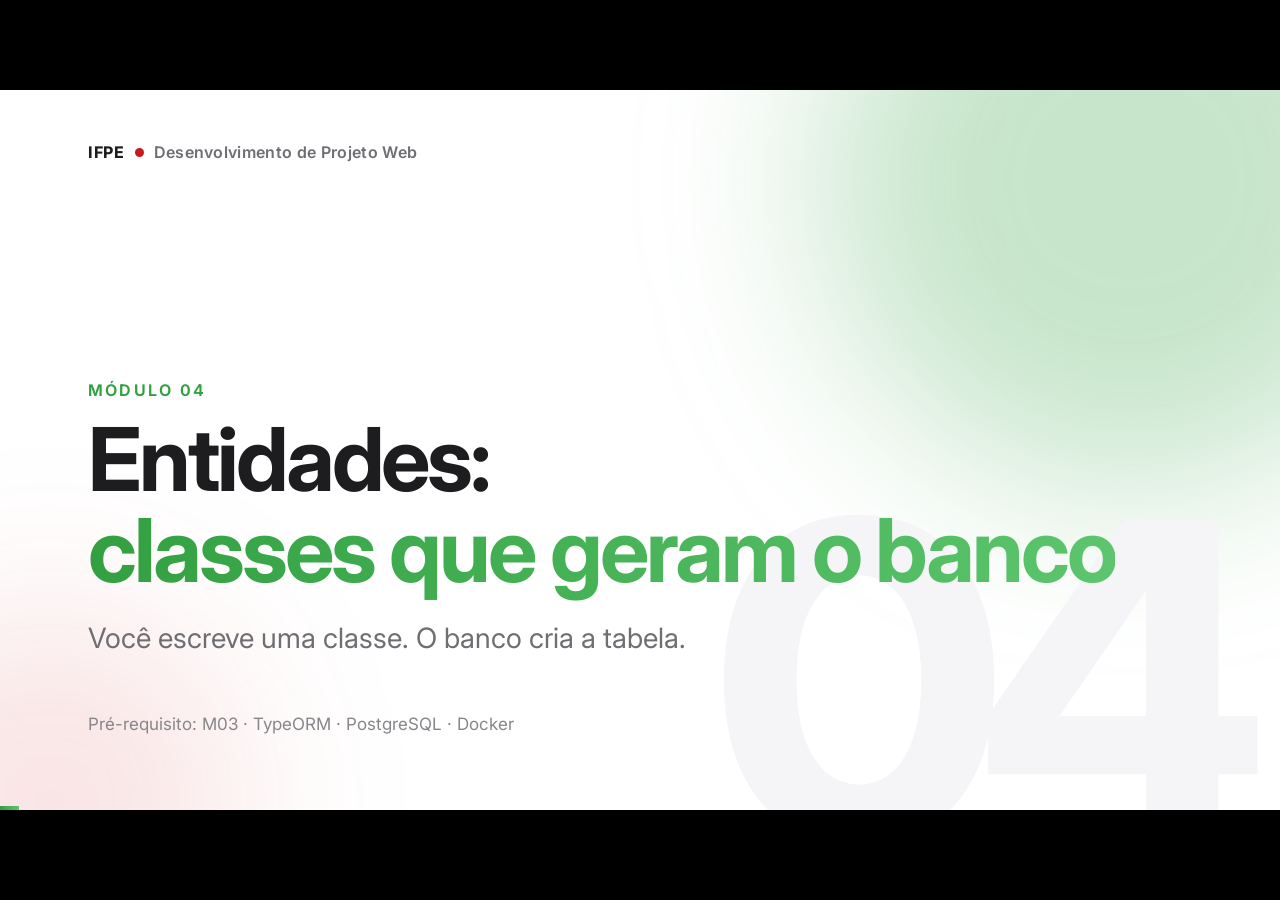
<file: slides/m04-entidades.html>
<!doctype html>
<html lang="pt-BR">
<head>
<meta charset="utf-8">
<meta name="viewport" content="width=device-width, initial-scale=1">
<title>M04 · Entidades: classes que geram o banco</title>
<link rel="preconnect" href="https://fonts.googleapis.com">
<link rel="preconnect" href="https://fonts.gstatic.com" crossorigin>
<link href="https://fonts.googleapis.com/css2?family=Inter:wght@400..800&family=JetBrains+Mono:wght@400;500&display=swap" rel="stylesheet">
<link rel="stylesheet" href="assets/deck.css">
</head>
<body>
<main class="deck" data-label="M04 · Entidades">

<!-- ================================================================ ABERTURA -->
<section class="slide title bare">
  <div class="glow g1"></div><div class="glow g2"></div>
  <div class="wm">04</div>
  <div class="brand in"><b>IFPE</b><span class="dot"></span>Desenvolvimento de Projeto Web</div>
  <div class="title-body">
    <div class="eyebrow in">Módulo 04</div>
    <h1 class="in">Entidades:<br><span class="hl">classes que geram o banco</span></h1>
    <p class="lead in">Você escreve uma classe. O banco cria a tabela.</p>
  </div>
  <div class="meta in">Pré-requisito: M03 · TypeORM · PostgreSQL · Docker</div>
  <aside class="notes">Item central da ementa: "classes para geração automática do banco de dados". Ritmo: uma ideia por slide. Confirme antes que todos têm Docker funcionando.</aside>
</section>

<section class="slide">
  <div class="eyebrow in">A ideia do módulo</div>
  <h2 class="in">Uma classe vira uma <span class="hl">tabela</span></h2>
  <div class="pair fill-v">
    <div class="in">
      <div class="side-lbl">Você escreve</div>
      <pre class="code lg">
@Entity()
export class Pessoa {
  @Column()
  nome: string;
}
</pre>
    </div>
    <div class="to f">→</div>
    <div class="f right">
      <div class="side-lbl">O banco recebe</div>
      <pre class="code lg" data-lang="sql">
CREATE TABLE "pessoa" (
  "nome" varchar NOT NULL
)
</pre>
    </div>
  </div>
  <p class="f muted center" style="text-align:center">Quem faz essa tradução é o <b>TypeORM</b>.</p>
</section>

<section class="slide">
  <div class="eyebrow in">Ao fim da aula</div>
  <h2 class="in">O banco do exemplo, inteiro</h2>
  <div class="stack fill-v">
    <div class="flow">
      <div class="node f">PESSOA</div>
      <div class="arrow f"><span class="arrow-label">é atendida em</span></div>
      <div class="node g f">ATENDIMENTO</div>
      <div class="arrow f"><span class="arrow-label">inclui</span></div>
      <div class="node f">SERVICO</div>
    </div>
    <div class="flow" style="margin-top:56px">
      <div class="node g f">ATENDIMENTO</div>
      <div class="arrow f"><span class="arrow-label">tem</span></div>
      <div class="node f">ANEXO</div>
    </div>
  </div>
  <div class="note ok f"><b>Meta</b> Quatro tabelas do exemplo, mais duas por sua conta no fim. Nenhuma linha de SQL escrita por você. Depois, o mesmo com as entidades do <b>seu</b> projeto.</div>
</section>

<section class="slide">
  <div class="eyebrow in">Roteiro</div>
  <h2 class="in">Seis passos</h2>
  <div class="split" style="align-items:start">
    <ol class="steps">
      <li class="f">Subir o banco</li>
      <li class="f">Entender o que é um ORM</li>
      <li class="f">Transformar uma classe em tabela</li>
    </ol>
    <ol class="steps" style="counter-reset:s 3">
      <li class="f">Decidir cada opção de coluna</li>
      <li class="f">Ligar tabelas com relações</li>
      <li class="f">Ver onde o atalho quebra</li>
    </ol>
  </div>
</section>

<!-- ================================================================ 01 -->
<section class="slide dark section">
  <div class="num in">01</div>
  <h1 class="in">Subir o banco</h1>
  <p class="lead in">PostgreSQL dentro de um contêiner Docker.</p>
</section>

<section class="slide">
  <div class="eyebrow in">Mão na massa</div>
  <h2 class="in">Ligue o banco</h2>
  <pre class="code term lg in" data-lang="sh">
cd C:\dev\projeto
docker compose up -d
docker compose ps
> db   postgres:16   running
</pre>
  <div class="captions">
    <p class="f" data-hl="2"><b>up -d</b> liga o banco e devolve o terminal para você.</p>
    <p class="f" data-hl="3-4"><b>ps</b> confere: o serviço <code>db</code> está <code>running</code>.</p>
  </div>
  <aside class="notes">Na primeira vez o Docker baixa a imagem (~80 MB).</aside>
</section>

<section class="slide">
  <div class="eyebrow in">Mão na massa</div>
  <h2 class="in">Confira: o banco está <span class="hl">vazio</span></h2>
  <pre class="code term lg in" data-lang="sh">
docker compose exec db psql -U app -d app -c "\dt"
> Did not find any relations.
</pre>
  <div class="note ok f mt"><b>Ótimo</b> Vazio é o ponto de partida. As tabelas vão nascer das <b>suas classes</b>.</div>
  <aside class="notes">psql roda dentro do contêiner; \dt lista as tabelas. Não é preciso instalar cliente de PostgreSQL.</aside>
</section>

<section class="slide">
  <div class="eyebrow in">Mão na massa</div>
  <h2 class="in">Três pacotes, <span class="hl">três papéis</span></h2>
  <pre class="code term in" data-lang="sh">
npm install @nestjs/typeorm typeorm pg
</pre>
  <div class="grid-3 fill-v">
    <div class="card big f zoom"><span class="tag">typeorm</span><h3>O tradutor</h3><p>Classe → tabela.</p></div>
    <div class="card big f zoom"><span class="tag">@nestjs/typeorm</span><h3>A ponte</h3><p>Liga o TypeORM ao Nest.</p></div>
    <div class="card big f zoom"><span class="tag">pg</span><h3>O telefone</h3><p>Fala com o PostgreSQL.</p></div>
  </div>
</section>

<section class="slide">
  <div class="eyebrow in">O endereço do banco</div>
  <h2 class="in">Lendo uma <span class="hl">DATABASE_URL</span></h2>
  <div class="anat in">
    <span class="seg f dimmed" data-order="1">postgres://</span>
    <span class="seg f dimmed" data-order="2">app:devpassword</span>
    <span class="seg f dimmed" data-order="3">@localhost</span>
    <span class="seg f dimmed" data-order="4">:5432</span>
    <span class="seg f dimmed" data-order="5">/app</span>
  </div>
  <div class="captions" style="text-align:center">
    <p class="f" data-order="1">qual banco → <b>PostgreSQL</b></p>
    <p class="f" data-order="2">usuário e senha → definidos no <b>docker-compose.yml</b></p>
    <p class="f" data-order="3">onde → <b>sua máquina</b></p>
    <p class="f" data-order="4">porta → a padrão do PostgreSQL</p>
    <p class="f" data-order="5">qual banco dentro do servidor → <b>app</b></p>
  </div>
  <div class="note info f mt-auto" data-order="6"><b>Onde fica</b> No <code>.env</code>. E a chave vazia no <code>.env.example</code>, como no M03.</div>
</section>

<section class="slide">
  <div class="eyebrow in">Mão na massa</div>
  <h2 class="in">Declare a variável no <span class="hl">esquema</span></h2>
  <pre class="code lg in" data-title="src/config/esquema-env.ts">
DATABASE_URL: z
  .string("DATABASE_URL é obrigatória")
  .startsWith("postgres"),
</pre>
  <p class="f lead mt">Por quê? O <code>validate</code> do M03 <b>só deixa passar</b> o que está no esquema.</p>
</section>

<section class="slide">
  <div class="eyebrow in" style="color:var(--red)">Se esquecer essa linha</div>
  <h2 class="in">A variável <span class="hl-red">some</span> sem aviso</h2>
  <div class="flow fill-v">
    <div class="node f">.env tem a URL</div><div class="arrow f"></div>
    <div class="node rl f">validate descarta</div><div class="arrow r f"></div>
    <div class="node r f">TypeORM recebe nada</div>
  </div>
  <div class="note warn f"><b>Sintoma</b> <code>no PostgreSQL user name specified</code> — a mensagem não fala em <code>.env</code>. Guarde.</div>
</section>

<section class="slide">
  <div class="eyebrow in">Mão na massa · app.module.ts</div>
  <h2 class="in">Conecte o TypeORM</h2>
  <pre class="code lg in">
TypeOrmModule.forRoot({
  type: "postgres",
  url: process.env.DATABASE_URL,
  autoLoadEntities: true,
}),
</pre>
  <div class="captions">
    <p class="f" data-hl="2"><b>type</b>: qual banco.</p>
    <p class="f" data-hl="3"><b>url</b>: o endereço que acabamos de ler.</p>
    <p class="f" data-hl="4"><b>autoLoadEntities</b>: encontra suas classes sozinho.</p>
  </div>
</section>

<section class="slide">
  <div class="eyebrow in">Mais duas opções</div>
  <h2 class="in">Dois interruptores</h2>
  <div class="vs fill-v">
    <div class="card big r f left"><span class="tag">synchronize: true</span><h3>Cria e altera tabelas a cada boot</h3><p>Só neste módulo. <b>Em produção, apaga dados.</b></p></div>
    <div class="card big g f right"><span class="tag">logging: true</span><h3>Mostra o SQL no terminal</h3><p>A única forma de ver o que o ORM faz. Deixe ligado.</p></div>
  </div>
  <div class="note ok f"><b>Deu certo se</b> a app sobe e o terminal mostra <code>query: SELECT version()</code>.</div>
</section>

<!-- ================================================================ 02 -->
<section class="slide dark section">
  <div class="num in">02</div>
  <h1 class="in">O que é um ORM</h1>
  <p class="lead in">E por que usar um.</p>
</section>

<section class="slide">
  <div class="eyebrow in">Sem ORM</div>
  <h2 class="in">SQL escrito à mão</h2>
  <pre class="code lg in">
const { rows } = await pool.query(
  "SELECT id, nome FROM pessoa WHERE id = $1", [id]
);
const pessoa = rows[0];   // tipo: any
</pre>
  <p class="f lead mt">Funciona. Mas o TypeScript <b>não sabe nada</b> sobre <code>pessoa</code>.</p>
</section>

<section class="slide">
  <div class="eyebrow in">Sem ORM</div>
  <h2 class="in">Três problemas que crescem com o projeto</h2>
  <div class="grid-3 fill-v">
    <div class="card big r f zoom"><span class="tag">1</span><h3>Sem tipo</h3><p>Erro de digitação compila e quebra em produção.</p></div>
    <div class="card big r f zoom"><span class="tag">2</span><h3>SQL espalhado</h3><p>A mesma consulta em cinco arquivos.</p></div>
    <div class="card big r f zoom"><span class="tag">3</span><h3>Dois lugares</h3><p>Tabela no banco, expectativa no código. Podem divergir.</p></div>
  </div>
</section>

<section class="slide statement">
  <div class="eyebrow in">Analogia</div>
  <div class="big in">O ORM é um <span class="hl">intérprete</span>.</div>
  <p class="sub f">Você fala TypeScript. O banco fala SQL. O ORM (<i>Object-Relational Mapper</i>) traduz nos dois sentidos.</p>
</section>

<section class="slide">
  <div class="eyebrow in">Com ORM</div>
  <h2 class="in">A classe vira a <span class="hl">única fonte de verdade</span></h2>
  <div class="flow fill-v">
    <div class="node g f zoom" style="font-size:24px;padding:22px 28px">class Pessoa</div>
    <div class="arrow f"></div>
    <div class="stack" style="flex:0 0 340px">
      <div class="node f right">o tipo do TypeScript</div>
      <div class="node f right">a tabela do banco</div>
      <div class="node f right">a consulta SQL</div>
    </div>
  </div>
  <p class="f muted">Os três problemas somem de uma vez.</p>
</section>

<section class="slide">
  <div class="eyebrow in">Como o banco é atualizado</div>
  <h2 class="in">Dois jeitos, um por módulo</h2>
  <div class="vs fill-v">
    <div class="card big f left"><span class="tag">Agora · M04</span><h3>synchronize</h3><p>Automático. Banco descartável.</p></div>
    <div class="card big g f right"><span class="tag">Depois · M05</span><h3>Migrações</h3><p>Um arquivo que você lê antes de aplicar.</p></div>
  </div>
</section>

<!-- ================================================================ 03 -->
<section class="slide dark section">
  <div class="num in">03</div>
  <h1 class="in">A classe vira tabela</h1>
  <p class="lead in">Uma linha de cada vez.</p>
</section>

<section class="slide">
  <div class="eyebrow in">Passo 1 · a tabela</div>
  <h2 class="in"><code>@Entity()</code> transforma a classe em tabela</h2>
  <div class="pair fill-v">
    <pre class="code lg in">
@Entity()
export class Pessoa {
}
</pre>
    <div class="to f">→</div>
    <pre class="code lg f right" data-lang="sql">
CREATE TABLE "pessoa" (
)
</pre>
  </div>
  <p class="f lead">Sem <code>@Entity()</code>, é só uma classe comum.</p>
</section>

<section class="slide">
  <div class="eyebrow in">Passo 2 · a chave</div>
  <h2 class="in">Todo registro precisa de um <span class="hl">número único</span></h2>
  <div class="pair fill-v">
    <pre class="code lg in">
@PrimaryGeneratedColumn()
id: number;
</pre>
    <div class="to f">→</div>
    <pre class="code lg f right" data-lang="sql">
"id" SERIAL NOT NULL,
PRIMARY KEY ("id")
</pre>
  </div>
  <p class="f lead">O banco gera o número sozinho, a cada inserção.</p>
</section>

<section class="slide">
  <div class="eyebrow in">Passo 3 · coluna obrigatória</div>
  <h2 class="in">Por padrão, toda coluna é <span class="hl">obrigatória</span></h2>
  <div class="pair fill-v">
    <pre class="code lg in">
@Column({ length: 150 })
nome: string;
</pre>
    <div class="to f">→</div>
    <pre class="code lg f right" data-lang="sql">
"nome" varchar(150)
  ⟪NOT NULL⟫
</pre>
  </div>
  <p class="f lead"><code>length: 150</code> vira o limite. O <code>NOT NULL</code> você nem pediu — é o padrão.</p>
</section>

<section class="slide">
  <div class="eyebrow in">Passo 4 · coluna opcional</div>
  <h2 class="in">Para aceitar vazio: <code>nullable</code></h2>
  <div class="pair fill-v">
    <pre class="code lg in">
@Column({ type: "date",
          nullable: true })
nascimento: string | null;
</pre>
    <div class="to f">→</div>
    <pre class="code lg f right" data-lang="sql">
"nascimento" date
</pre>
  </div>
  <p class="f lead">Repare: o tipo TypeScript acompanha — <code>string | null</code>.</p>
</section>

<section class="slide">
  <div class="eyebrow in">Passo 5 · valor padrão</div>
  <h2 class="in">Quando ninguém informa: <code>default</code></h2>
  <div class="pair fill-v">
    <pre class="code lg in">
@Column({ type: "text",
          default: "" })
observacoes: string;
</pre>
    <div class="to f">→</div>
    <pre class="code lg f right" data-lang="sql">
"observacoes" text
  NOT NULL ⟪DEFAULT ''⟫
</pre>
  </div>
  <p class="f lead"><code>text</code> não tem limite de tamanho; <code>varchar(n)</code> tem.</p>
</section>

<section class="slide">
  <div class="eyebrow in">Mão na massa · pessoas.module.ts</div>
  <h2 class="in">Avise o módulo que a entidade existe</h2>
  <pre class="code lg in">
@Module({
  imports: [TypeOrmModule.forFeature([Pessoa])],
  ...
})
</pre>
  <div class="note warn f mt"><b>Atenção</b> Entidade fora do <code>forFeature</code> não existe para o TypeORM.</div>
</section>

<section class="slide">
  <div class="eyebrow in">Rode · olhe o terminal</div>
  <h2 class="in">A tabela <span class="hl">nasceu</span></h2>
  <pre class="code term in" data-lang="sh">
npm run start:dev
> query: CREATE TABLE "pessoa" ("id" SERIAL NOT NULL, "nome" varchar(150) ...
docker compose exec db psql -U app -d app -c "\d pessoa"
</pre>
  <div class="note ok f mt"><b>Deu certo se</b> o <code>\d pessoa</code> mostra as quatro colunas.</div>
  <p class="f muted mt">O <code>CREATE TABLE</code> aparece só na primeira vez. Depois a tabela já existe.</p>
</section>

<!-- ================================================================ 04 -->
<section class="slide dark section">
  <div class="num in">04</div>
  <h1 class="in">Cada opção é uma decisão</h1>
  <p class="lead in">Modelar é decidir. Digitar é outra coisa.</p>
</section>

<section class="slide">
  <div class="eyebrow in">Antes de escrever um <code>@Column</code></div>
  <h2 class="in">Cinco perguntas</h2>
  <ul class="clean focus-list">
    <li class="f"><code>type</code> — que tipo de dado é?</li>
    <li class="f"><code>length</code> — qual o tamanho máximo?</li>
    <li class="f"><code>nullable</code> — pode não existir?</li>
    <li class="f"><code>unique</code> — pode repetir?</li>
    <li class="f"><code>default</code> — o que vale se ninguém informar?</li>
  </ul>
</section>

<section class="slide statement">
  <div class="eyebrow in">A decisão mais cara</div>
  <div class="big in">Toda coluna <code style="font-size:.8em">nullable</code> obriga o código a perguntar <span class="hl-red">"e se for nulo?"</span></div>
  <p class="sub f">Em todo lugar que lê essa coluna. Para sempre.</p>
</section>

<section class="slide">
  <div class="eyebrow in">Compare</div>
  <h2 class="in">Quando o nulo faz sentido?</h2>
  <div class="vs fill-v">
    <div class="card big g f left"><span class="tag">nascimento</span><h3>nullable ✓</h3><p>Nulo quer dizer "não sabemos a data". Faz sentido.</p></div>
    <div class="card big f right"><span class="tag">observacoes</span><h3>default: "" ✓</h3><p>Texto vazio já quer dizer "sem observações". Nulo seria repetir.</p></div>
  </div>
</section>

<section class="slide dark statement">
  <div class="eyebrow in">A regra</div>
  <div class="big in">Nulo só quando ele <span class="hl">significa algo</span>.</div>
  <p class="sub f">Texto opcional? Use <code>default: ""</code>.</p>
</section>

<section class="slide">
  <div class="eyebrow in">Exercite · 1 de 2</div>
  <h2 class="in">Qual <code>@Column</code>?</h2>
  <div class="vs fill-v">
    <div class="card big">
      <span class="tag">CPF da pessoa</span>
      <h3 class="f zoom" style="color:var(--green-d)"><code>length: 11, unique: true</code></h3>
      <p class="f fade">Obrigatório e não pode repetir.</p>
    </div>
    <div class="card big">
      <span class="tag">Valor da taxa de inscrição</span>
      <h3 class="f zoom" style="color:var(--green-d)"><code>type: "decimal"</code></h3>
      <p class="f fade"><b class="hl-red">Nunca float</b> para dinheiro: ele perde centavos.</p>
    </div>
  </div>
  <aside class="notes">Deixe a turma responder antes de revelar.</aside>
</section>

<section class="slide">
  <div class="eyebrow in">Exercite · 2 de 2</div>
  <h2 class="in">Qual <code>@Column</code>?</h2>
  <div class="vs fill-v">
    <div class="card big">
      <span class="tag">Data de conclusão do atendimento</span>
      <h3 class="f zoom" style="color:var(--green-d)"><code>type: "date", nullable: true</code></h3>
      <p class="f fade">Aqui o nulo significa algo: "ainda não concluiu".</p>
    </div>
    <div class="card big">
      <span class="tag">Aceita avisos por e-mail</span>
      <h3 class="f zoom" style="color:var(--green-d)"><code>type: "boolean", default: true</code></h3>
      <p class="f fade">Sempre tem valor. O padrão é decisão da organização.</p>
    </div>
  </div>
</section>

<section class="slide">
  <div class="eyebrow in">O ciclo do módulo</div>
  <h2 class="in">Três movimentos, sempre</h2>
  <div class="flow fill-v">
    <div class="node g f zoom" style="font-size:24px;padding:24px">1. Muda a classe</div>
    <div class="arrow f"></div>
    <div class="node g f zoom" style="font-size:24px;padding:24px">2. Olha o SQL</div>
    <div class="arrow f"></div>
    <div class="node g f zoom" style="font-size:24px;padding:24px">3. Confere o banco</div>
  </div>
</section>

<section class="slide">
  <div class="eyebrow in">Experimente</div>
  <h2 class="in">Uma coluna nova, <span class="hl">sem SQL</span></h2>
  <div class="pair fill-v">
    <pre class="code lg in">
@Column({ length: 60,
          default: "" })
bairro: string;
</pre>
    <div class="to f">→</div>
    <pre class="code lg f right" data-lang="sql">
ALTER TABLE "pessoa"
  ADD "bairro"
  varchar(60)
</pre>
  </div>
  <p class="f lead">Salvou, o banco mudou. É o outro item da ementa: atualizar o banco a partir das classes.</p>
</section>

<!-- ================================================================ 05 -->
<section class="slide dark section">
  <div class="num in">05</div>
  <h1 class="in">Relações</h1>
  <p class="lead in">Como uma tabela aponta para outra.</p>
</section>

<section class="slide">
  <div class="eyebrow in">Relação 1:N</div>
  <h2 class="in">Uma pessoa, <span class="hl">muitos atendimentos</span></h2>
  <div class="split even fill-v" style="align-items:center">
    <table class="dbt in">
      <caption>pessoa</caption>
      <tr><th>id</th><th>nome</th></tr>
      <tr><td class="key">1</td><td>Ana Souza</td></tr>
      <tr><td>2</td><td>Bruno Lima</td></tr>
    </table>
    <table class="dbt f right">
      <caption>atendimento</caption>
      <tr><th>id</th><th>descricao</th><th>pessoaId</th></tr>
      <tr><td>10</td><td>Orientação sobre documentos</td><td class="key">1</td></tr>
      <tr><td>11</td><td>Inscrição no curso</td><td class="key">1</td></tr>
      <tr><td>12</td><td>Encaminhamento ao CRAS</td><td>2</td></tr>
    </table>
  </div>
  <div class="note ok f"><b>Regra</b> A coluna que aponta (<code>pessoaId</code>) fica do lado <b>"muitos"</b> — no atendimento.</div>
</section>

<section class="slide">
  <div class="eyebrow in">Em código · atendimento.entity.ts</div>
  <h2 class="in">"Muitos atendimentos para uma pessoa"</h2>
  <pre class="code lg in">
@ManyToOne(() => Pessoa, (pessoa) => pessoa.atendimentos)
pessoa: Relation&lt;Pessoa>;
</pre>
  <div class="captions">
    <p class="f" data-hl="1"><b>@ManyToOne</b> cria a coluna <code>pessoaId</code> e a chave estrangeira.</p>
    <p class="f" data-hl="2"><b>Relation&lt;Pessoa></b>: o atendimento "conhece" sua pessoa. O <code>Relation</code> é explicado já, já.</p>
  </div>
</section>

<section class="slide">
  <div class="eyebrow in">Em código · atendimento.entity.ts</div>
  <h2 class="in">Declare também o <code>pessoaId</code></h2>
  <pre class="code lg in">
@Column()
pessoaId: number;
</pre>
  <p class="f lead mt">A coluna já existia no banco. Declarar dá <b>tipo</b> a ela no TypeScript — e o M06 vai usá-la.</p>
</section>

<section class="slide">
  <div class="eyebrow in">Em código · pessoa.entity.ts</div>
  <h2 class="in">O outro lado: <code>@OneToMany</code></h2>
  <pre class="code lg in">
@OneToMany(() => Atendimento, (a) => a.pessoa)
atendimentos: Relation&lt;Atendimento[]>;
</pre>
  <div class="note info f mt"><b>Detalhe</b> Este lado <b>não cria coluna</b>. Só permite navegar da pessoa até os atendimentos.</div>
</section>

<section class="slide">
  <div class="eyebrow in">Por que <code>Relation&lt;&gt;</code>?</div>
  <h2 class="in">O problema do <span class="hl">ovo e da galinha</span></h2>
  <div class="flow fill-v">
    <div class="node mono f">atendimento.entity.ts</div>
    <div class="arrow f"><span class="arrow-label">precisa de Pessoa</span></div>
    <div class="node mono f">pessoa.entity.ts</div>
    <div class="arrow f"><span class="arrow-label">precisa de Atendimento</span></div>
    <div class="node mono ghost f">atendimento.entity.ts<small>ainda carregando…</small></div>
  </div>
  <div class="note warn f"><b>Sem Relation</b> A API nem sobe: <code>Cannot access 'Pessoa' before initialization</code></div>
</section>

<section class="slide dark statement">
  <div class="eyebrow in">A regra prática</div>
  <div class="big in">Propriedade de relação? Use <span class="hl">Relation&lt;&gt;</span>.</div>
  <p class="sub f"><code>@ManyToOne</code>, <code>@OneToMany</code>, <code>@ManyToMany</code>. Coluna comum não precisa.</p>
</section>

<section class="slide">
  <div class="eyebrow in">Exercite</div>
  <h2 class="in">Responda antes de revelar</h2>
  <table class="tbl">
    <tr class="in"><td>A coluna se chama <code>pessoaId</code>. Por quê?</td><td class="f fade ans">Nome da relação + Id</td></tr>
    <tr class="in"><td><code>@OneToMany</code> criou coluna em <code>pessoa</code>?</td><td class="f fade ans">Não, só navega</td></tr>
    <tr class="in"><td>Se apagar <code>@Column() pessoaId</code>, a coluna some?</td><td class="f fade ans">Não, o @ManyToOne a cria</td></tr>
  </table>
</section>

<section class="slide statement">
  <div class="eyebrow in">Uma pergunta de negócio</div>
  <div class="big in">Alguém apaga a pessoa.<br><span class="hl-red">E os atendimentos dela?</span></div>
  <p class="sub f">Quem responde é a opção <code>onDelete</code>.</p>
</section>

<section class="slide">
  <div class="eyebrow in"><code>onDelete</code></div>
  <h2 class="in">Três respostas possíveis</h2>
  <div class="grid-3 fill-v">
    <div class="card big g f zoom"><span class="tag">RESTRICT</span><h3>Impede</h3><p>Não deixa apagar enquanto houver atendimentos.</p></div>
    <div class="card big f zoom"><span class="tag">CASCADE</span><h3>Apaga junto</h3><p>Some a pessoa, some o histórico.</p></div>
    <div class="card big f zoom"><span class="tag">SET NULL</span><h3>Desvincula</h3><p>O atendimento fica, sem pessoa.</p></div>
  </div>
</section>

<section class="slide dark statement">
  <div class="eyebrow in">Como decidir</div>
  <div class="big in">"Este registro faz sentido <span class="hl">sozinho</span>?"</div>
  <div class="grid-2 mt" style="max-width:1000px">
    <div class="card f zoom"><span class="tag">Atendimento sem a pessoa?</span><h3>É histórico: fica.</h3><p><b style="color:#f5f5f7">→ RESTRICT</b></p></div>
    <div class="card f zoom"><span class="tag">Anexo sem atendimento?</span><h3>Não faz sentido.</h3><p><b style="color:#f5f5f7">→ CASCADE</b></p></div>
  </div>
</section>

<section class="slide statement">
  <div class="eyebrow in" style="color:var(--red)">Cuidado</div>
  <div class="big in">"Usei CASCADE para o erro sumir" <span class="hl-red">não é justificativa</span>.</div>
  <p class="sub f">O erro estava lá para avisar que você ia apagar algo importante.</p>
</section>

<section class="slide">
  <div class="eyebrow in">Relação N:N</div>
  <h2 class="in">Muitos atendimentos, <span class="hl">muitos serviços</span></h2>
  <div class="flow fill-v">
    <div class="node f">atendimento</div>
    <div class="arrow f"></div>
    <div class="node g f zoom" style="padding:18px 30px">atendimento_servico<small>atendimentoId · servicoId</small></div>
    <div class="arrow rev f"></div>
    <div class="node f">servico</div>
  </div>
  <p class="f lead">Nenhum dos lados consegue guardar a ligação. Nasce uma <b>terceira tabela</b>.</p>
</section>

<section class="slide">
  <div class="eyebrow in">Em código · atendimento.entity.ts</div>
  <h2 class="in"><code>@ManyToMany</code> + <code>@JoinTable</code></h2>
  <pre class="code lg in">
@ManyToMany(() => Servico, (s) => s.atendimentos)
@JoinTable({ name: "atendimento_servico" })
servicos: Relation&lt;Servico[]>;
</pre>
  <div class="captions">
    <p class="f" data-hl="1"><b>@ManyToMany</b> vai nos dois lados.</p>
    <p class="f" data-hl="2"><b>@JoinTable</b> vai em <b>um lado só</b> — é ele que cria a tabela do meio.</p>
  </div>
</section>

<section class="slide">
  <div class="eyebrow in">Atendimento × anexo</div>
  <h2 class="in">Um atendimento, <span class="hl">vários documentos</span></h2>
  <div class="flow fill-v">
    <div class="node g f zoom" style="padding:26px 32px;font-size:24px">Atendimento 42<small>a ficha do atendimento</small></div>
    <div class="arrow f"></div>
    <div class="stack" style="flex:0 0 320px">
      <div class="node f right">RG.pdf<small>anexo · código A-0001</small></div>
      <div class="node f right">comprovante.jpg<small>anexo · código A-0002</small></div>
      <div class="node f right">laudo.pdf<small>anexo · código A-0003</small></div>
    </div>
  </div>
</section>

<section class="slide">
  <div class="eyebrow in">Em código · anexo.entity.ts</div>
  <h2 class="in">Duas decisões do anexo</h2>
  <pre class="code lg in">
@Column({ length: 20, unique: true })
codigo: string;

@Column({ type: "enum", enum: TipoAnexo })
tipo: TipoAnexo;
</pre>
  <div class="captions">
    <p class="f" data-hl="1-2"><b>unique</b>: dois anexos com o mesmo código é erro de cadastro.</p>
    <p class="f" data-hl="4-5"><b>enum</b>: só valores da lista (documento, foto, laudo). Nada de "Foto" e "foto".</p>
  </div>
</section>

<section class="slide">
  <div class="eyebrow in">Em código · anexo.entity.ts</div>
  <h2 class="in">Anexo não existe sem atendimento</h2>
  <pre class="code lg in">
@ManyToOne(() => Atendimento, (a) => a.anexos,
           { onDelete: "CASCADE" })
atendimento: Relation&lt;Atendimento>;
</pre>
  <p class="f lead mt">Aqui o <code>CASCADE</code> é legítimo: apagou o atendimento, os anexos dele não fazem sentido.</p>
</section>

<section class="slide statement">
  <div class="eyebrow in">Índices</div>
  <div class="big in">Sem índice, o banco lê a tabela <span class="hl">inteira</span>.</div>
  <p class="sub f">Como procurar um assunto num livro sem índice remissivo: página por página.</p>
</section>

<section class="slide">
  <div class="eyebrow in">Em código · atendimento.entity.ts</div>
  <h2 class="in">Um <code>@Index</code> no que é muito buscado</h2>
  <pre class="code lg in">
@Index()
@Column({ length: 150 })
nome: string;
</pre>
  <div class="note ok f mt"><b>Regra</b> Indexe o que é buscado <b>com frequência</b>. A recepção busca por nome o dia inteiro.</div>
</section>

<section class="slide">
  <div class="eyebrow in">Índice tem preço</div>
  <h2 class="in">Não indexe tudo</h2>
  <div class="grid-3 fill-v">
    <div class="card big f zoom"><span class="tag">Espaço</span><p>Cada índice ocupa disco.</p></div>
    <div class="card big f zoom"><span class="tag">Escrita</span><p>Cada INSERT atualiza todos os índices.</p></div>
    <div class="card big f zoom"><span class="tag">Já existe</span><p>Chaves primária e estrangeira já vêm indexadas.</p></div>
  </div>
</section>

<!-- ================================================================ 06 -->
<section class="slide dark section">
  <div class="num in">06</div>
  <h1 class="in">Onde o atalho quebra</h1>
  <p class="lead in">O <code style="background:none">synchronize</code> com dados de verdade no banco.</p>
</section>

<section class="slide">
  <div class="eyebrow in">Experimento 1</div>
  <h2 class="in">Encurtar uma coluna com texto dentro</h2>
  <pre class="code term red lg in" data-lang="sh">
> ALTER TABLE "pessoa" ⟦DROP COLUMN "observacoes"⟧
> ALTER TABLE "pessoa" ADD "observacoes" varchar(10)
</pre>
  <div class="card r big f mt"><span class="tag">Resultado</span><h3>O texto sumiu.</h3><p>Sem erro. Sem aviso. A aplicação subiu normalmente.</p></div>
</section>

<section class="slide">
  <div class="eyebrow in">Experimento 2</div>
  <h2 class="in">Renomear uma coluna</h2>
  <pre class="code term lg in" data-lang="sh">
> ALTER TABLE "atendimento"
>   ⟪RENAME COLUMN "descricao" TO "resumo"⟫
</pre>
  <div class="card g big f mt"><span class="tag">Resultado</span><h3>O dado sobreviveu.</h3><p>Ele adivinhou certo — desta vez.</p></div>
  <aside class="notes">Desfaça os dois experimentos antes de seguir.</aside>
</section>

<section class="slide dark statement">
  <div class="eyebrow in">A lição</div>
  <div class="big in">O problema é não saber <span class="hl">qual dos dois</span> vai acontecer.</div>
  <p class="sub f">No M05, você vai ler cada mudança <b style="color:#f5f5f7">antes</b> de ela rodar.</p>
</section>

<!-- ================================================================ FECHO -->
<section class="slide">
  <div class="eyebrow in">Mão na massa · por sua conta</div>
  <h2 class="in">Modele o <span class="hl">agendamento</span></h2>
  <ul class="clean focus-list">
    <li class="f">Profissional: nome, e-mail único, especialidade.</li>
    <li class="f">Agendamento: uma pessoa + um profissional + início, fim e cancelado em.</li>
    <li class="f">Apagar pessoa com agendamento: <b>não pode</b>.</li>
    <li class="f">Apagar profissional com agendamento: <b>não pode</b>.</li>
  </ul>
</section>

<section class="slide">
  <div class="eyebrow in">Mão na massa · o que entregar</div>
  <h2 class="in">Código <span class="hl">e justificativa</span></h2>
  <ol class="steps">
    <li class="f">As entidades <code>Profissional</code> e <code>Agendamento</code>.</li>
    <li class="f">O registro no <code>forFeature</code>.</li>
    <li class="f">A conferência com <code>\d agendamento</code>.</li>
    <li class="f"><b>Uma frase</b> justificando cada <code>nullable</code>, <code>unique</code> e <code>onDelete</code>.</li>
  </ol>
  <div class="note info f mt"><b>Dica</b> Agendamento tem dois <code>@ManyToOne</code>. <b>Depois:</b> o mesmo com as entidades da P1 do seu projeto.</div>
</section>

<section class="slide">
  <div class="eyebrow in">O outro lado da moeda</div>
  <h2 class="in">O que o ORM <span class="hl-red">cobra</span></h2>
  <ul class="clean focus-list">
    <li class="f">Você escreve menos SQL — e pode entender menos SQL.</li>
    <li class="f">Consultas ingênuas ficam lentas sem avisar (M06).</li>
    <li class="f">Casos difíceis ainda pedem SQL (M06).</li>
  </ul>
  <div class="note ok f mt"><b>Por isso</b> o <code>logging: true</code> fica ligado: leia o SQL que ele gera.</div>
</section>

<section class="slide">
  <div class="eyebrow in" style="color:var(--red)">Pegadinha de mercado</div>
  <h2 class="in"><code>nullable: true</code> "por precaução"</h2>
  <p class="lead in">Parece prudente. Na prática, espalha <code>if (x === null)</code> pelo sistema inteiro.</p>
  <div class="note ok f mt"><b>Padrão</b> Obrigatório. Nulo é exceção, com motivo.</div>
</section>

<section class="slide">
  <div class="eyebrow in">IA no fluxo</div>
  <h2 class="in">A IA escreve a sintaxe. <span class="hl">A decisão é sua.</span></h2>
  <div class="grid-3 fill-v">
    <div class="card r f zoom"><span class="tag">Erro comum</span><p><code>nullable</code> em tudo</p></div>
    <div class="card r f zoom"><span class="tag">Erro comum</span><p><code>CASCADE</code> em tudo</p></div>
    <div class="card r f zoom"><span class="tag">Erro comum</span><p><code>float</code> para dinheiro</p></div>
  </div>
</section>

<section class="slide">
  <div class="eyebrow in">Resumo</div>
  <h2 class="in">Cinco ideias para levar</h2>
  <ul class="checks">
    <li class="f fade">Uma classe com <code>@Entity</code> vira uma tabela.</li>
    <li class="f fade">Toda coluna é obrigatória, a menos que você diga o contrário.</li>
    <li class="f fade">Nulo só quando significa algo.</li>
    <li class="f fade">A chave estrangeira fica do lado "muitos".</li>
    <li class="f fade"><code>onDelete</code> é decisão de negócio.</li>
  </ul>
</section>

<section class="slide">
  <div class="eyebrow in">Desafio de fixação</div>
  <h2 class="in">Taxa por falta</h2>
  <p class="lead in">R$ 5,00 por falta sem aviso, até R$ 20,00 por mês. Uma coluna em <code>Agendamento</code> ou uma entidade própria?</p>
  <ol class="steps mt">
    <li class="f">Dá para pagar em parcelas?</li>
    <li class="f">A coordenação pode perdoar?</li>
    <li class="f">O valor da taxa pode mudar no futuro?</li>
  </ol>
</section>

<section class="slide">
  <div class="eyebrow in">Checklist de saída</div>
  <h2 class="in">Você terminou o M04 se…</h2>
  <ul class="checks">
    <li class="f fade">O banco nasceu das classes, sem SQL à mão</li>
    <li class="f fade">Você viu um <code>ALTER TABLE</code> ao mudar uma classe</li>
    <li class="f fade">As relações 1:N e N:N estão no banco</li>
    <li class="f fade">Cada decisão de coluna tem uma frase de justificativa</li>
    <li class="f fade">Você fez os dois experimentos do <code>synchronize</code></li>
  </ul>
</section>

<section class="slide title bare">
  <div class="glow g1"></div>
  <div class="brand in"><b>IFPE</b><span class="dot"></span>Desenvolvimento de Projeto Web</div>
  <div class="title-body">
    <div class="eyebrow in">Próximo</div>
    <h1 class="in">M05 · Migrações:<br><span class="hl">evoluir o banco com segurança</span></h1>
    <p class="lead in">Roteiro completo, com a aplicação no projeto, em <code>modulos/04-entidades-typeorm/</code>.</p>
  </div>
  <div class="meta in">O <code>synchronize</code> foi um andaime. No M05, ele cai.</div>
</section>

</main>
<script src="assets/deck.js"></script>
</body>
</html>
</file>
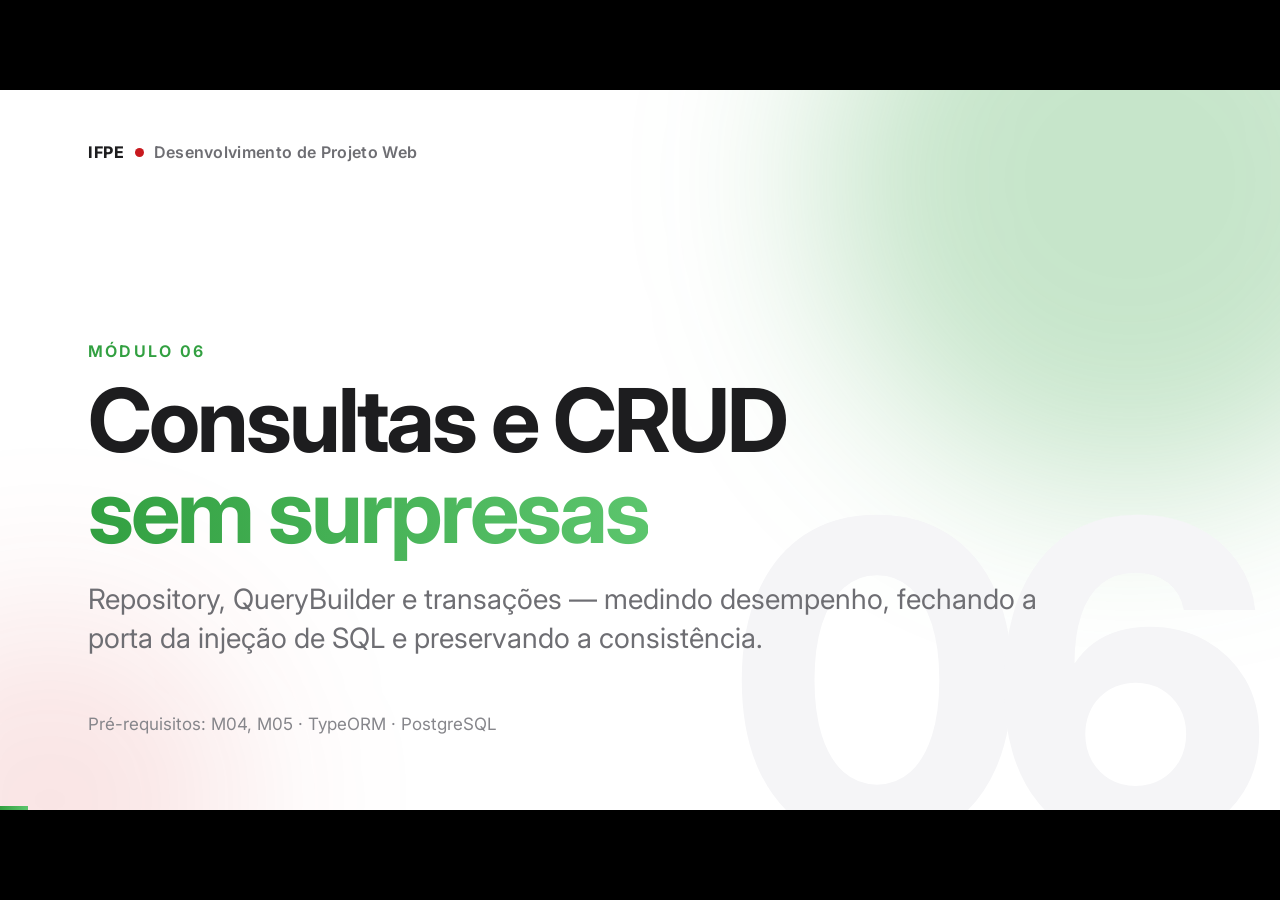
<file: slides/m06-consultas-crud.html>
<!doctype html>
<html lang="pt-BR">
<head>
<meta charset="utf-8">
<meta name="viewport" content="width=device-width, initial-scale=1">
<title>M06 · Repository e QueryBuilder</title>
<link rel="preconnect" href="https://fonts.googleapis.com">
<link rel="preconnect" href="https://fonts.gstatic.com" crossorigin>
<link href="https://fonts.googleapis.com/css2?family=Inter:wght@400..800&family=JetBrains+Mono:wght@400;500&display=swap" rel="stylesheet">
<link rel="stylesheet" href="assets/deck.css">
</head>
<body>
<main class="deck" data-label="M06 · Consultas e CRUD">

<!-- ================================================================ CAPA -->
<section class="slide title bare">
  <div class="glow g1"></div><div class="glow g2"></div>
  <div class="wm">06</div>
  <div class="brand in"><b>IFPE</b><span class="dot"></span>Desenvolvimento de Projeto Web</div>
  <div class="title-body">
    <div class="eyebrow in">Módulo 06</div>
    <h1 class="in">Consultas e CRUD<br><span class="hl">sem surpresas</span></h1>
    <p class="lead in">Repository, QueryBuilder e transações — medindo desempenho, fechando a porta da injeção de SQL e preservando a consistência.</p>
  </div>
  <div class="meta in">Pré-requisitos: M04, M05 · TypeORM · PostgreSQL</div>
  <aside class="notes">Item da ementa: "realização de consultas e operações de CRUD utilizando a API do framework". O fio condutor: código correto também pode ser caro, inseguro ou inconsistente.</aside>
</section>

<section class="slide">
  <div class="eyebrow in">Ao fim da aula</div>
  <h2 class="in">Os atendimentos saindo do <span class="hl">banco de verdade</span></h2>
  <div class="routes">
    <div class="route f left"><span class="pill k">GET</span><span class="path">/api/atendimentos?pagina=2</span><span class="pill g">200</span><span class="what">lista paginada e ordenada</span></div>
    <div class="route f left"><span class="pill k">GET</span><span class="path">/api/atendimentos/1</span><span class="pill g">200</span><span class="what">com pessoa, serviços e anexos</span></div>
    <div class="route f left"><span class="pill k">POST</span><span class="path">/api/atendimentos</span><span class="pill g">201</span><span class="what">criar · PATCH e DELETE também</span></div>
    <div class="route f left"><span class="pill k">GET</span><span class="path">/api/atendimentos/buscar</span><span class="pill g">200</span><span class="what">filtros opcionais, sem injeção</span></div>
    <div class="route f left"><span class="pill k">POST</span><span class="path">emprestar()</span><span class="pill g">TX</span><span class="what">duas escritas, tudo ou nada</span></div>
  </div>
  <div class="note ok f"><b>Meta</b> Passar de "sei criar tabelas" para "sei buscar e alterar dados sem perder de vista desempenho, segurança e consistência".</div>
</section>

<section class="slide">
  <div class="eyebrow in">Roteiro</div>
  <h2 class="in">Do mais simples ao <span class="hl">mais caro</span></h2>
  <div class="grid-3 fill-v">
    <div class="card f zoom"><span class="tag">01 · 02</span><h3>Ler e paginar</h3><p>Do array ao banco, com paginação desde a primeira linha.</p></div>
    <div class="card f zoom"><span class="tag">03</span><h3>Medir o N+1</h3><p>Provocar, contar e corrigir o problema mais comum de API.</p></div>
    <div class="card f zoom"><span class="tag">04</span><h3>Escrever</h3><p>Criar, atualizar e remover — e o que está errado de propósito.</p></div>
    <div class="card f zoom"><span class="tag">05</span><h3>QueryBuilder</h3><p>Quando o <code>Repository</code> deixa de servir.</p></div>
    <div class="card f zoom"><span class="tag">06</span><h3>Injeção de SQL</h3><p>Parâmetro não é concatenação.</p></div>
    <div class="card f zoom"><span class="tag">07</span><h3>Transações</h3><p>Ou acontecem as duas escritas, ou nenhuma.</p></div>
  </div>
</section>

<!-- ================================================================ 01 -->
<section class="slide dark section">
  <div class="num in">01</div>
  <h1 class="in">Do array ao banco</h1>
  <p class="lead in">O service ainda guarda um array em memória, como no M03. Ele muda; o controller, não.</p>
</section>

<section class="slide">
  <div class="eyebrow in">Mão na massa · atendimentos.service.ts</div>
  <h2 class="in">Pedir ao Nest o <span class="hl">repositório</span></h2>
  <pre class="code in">
@Injectable()
export class AtendimentosService {
  constructor(
    @InjectRepository(Atendimento) private readonly atendimentos: Repository&lt;Atendimento>,
    @InjectRepository(Pessoa) private readonly pessoas: Repository&lt;Pessoa>,
  ) {}
}
</pre>
  <div class="captions">
    <p class="f" data-hl="4"><b>@InjectRepository(Atendimento)</b>: a injeção do M03, com um decorator a mais para dizer <b>de qual</b> entidade.</p>
    <p class="f" data-hl="4"><b>Repository&lt;Atendimento></b>: o genérico dá tipo ao retorno — <code>find()</code> devolve <code>Atendimento[]</code>, não <code>any[]</code>.</p>
    <p class="f" data-hl="4-5">Só funciona porque as entidades estão no <code>forFeature</code> (M04). Senão: <code>can't resolve dependencies</code>.</p>
    <p class="f" data-hl="5">O repositório de <code>Pessoa</code> serve para demonstrar o N+1, na seção 03.</p>
  </div>
</section>

<section class="slide statement">
  <div class="eyebrow in">E apague o <code>@Get("nome")</code></div>
  <div class="big in">Endpoint temporário que sobrevive ao módulo vira <span class="hl-red">permanente por acidente</span>.</div>
  <p class="sub f">Ele já provou que o <code>ConfigService</code> funcionava. Em três meses, ninguém saberia se pode remover.</p>
</section>

<section class="slide">
  <div class="eyebrow in">Mão na massa · listar</div>
  <h2 class="in">Paginado <span class="hl">desde o começo</span></h2>
  <div class="split code-wide">
    <pre class="code sm in">
async listar(pagina = 1, tamanho = 20) {
  const [itens, total] = await this.atendimentos.findAndCount({
    relations: { pessoa: true },
    order: { criadoEm: "DESC" },
    skip: (pagina - 1) * tamanho,
    take: tamanho,
  });
  return { itens, total, pagina, tamanho };
}
</pre>
    <div class="captions" style="align-self:center;margin:0">
      <p class="f" data-hl="1"><b>Valores padrão</b>: quem chama sem argumento recebe a primeira página.</p>
      <p class="f" data-hl="2"><b>findAndCount</b> devolve a página <b>e o total</b> — o que permite mostrar "página 3 de 41".</p>
      <p class="f" data-hl="3"><b>relations</b>: sem isto, <code>a.pessoa</code> vem <code>undefined</code>. O TypeORM não busca o que você não pediu.</p>
      <p class="f" data-hl="5-6"><b>skip / take</b> = <code>OFFSET</code> / <code>LIMIT</code>. Página 1 tem <code>skip: 0</code> — daí o <code>- 1</code>.</p>
      <p class="f" data-hl="4"><b>order</b> não é enfeite. Próximo slide.</p>
    </div>
  </div>
</section>

<section class="slide">
  <div class="eyebrow in">Armadilha · sem <code>order</code></div>
  <h2 class="in">O banco devolve na ordem que <span class="hl-red">lhe convier</span></h2>
  <div class="vs fill-v">
    <div class="card big f left">
      <span class="tag">Página 1</span>
      <h3>#41 · #40 · <span class="hl-red">#39</span></h3>
    </div>
    <div class="card big f right">
      <span class="tag">Página 2</span>
      <h3><span class="hl-red">#39</span> · #38 · #37</h3>
    </div>
  </div>
  <div class="note warn f"><b>Sintoma</b> A página 2 repete itens da página 1 — porque, sem ordenação explícita, a ordem <b>pode mudar entre consultas</b>.</div>
</section>

<!-- ================================================================ 02 -->
<section class="slide dark section">
  <div class="num in">02</div>
  <h1 class="in">Por que paginar sempre</h1>
  <p class="lead in">A diferença entre uma API que aguenta o segundo ano e uma que não.</p>
</section>

<section class="slide statement">
  <div class="eyebrow in">Analogia</div>
  <div class="big in">Pedir à recepção <span class="hl">todas as fichas</span> do arquivo para achar uma.</div>
  <p class="sub f">Com dez fichas, ela traz. Com o arquivo inteiro, o balcão desaba antes de você olhar a primeira.</p>
</section>

<section class="slide">
  <div class="eyebrow in"><code>await this.atendimentos.find()</code> sem <code>take</code></div>
  <h2 class="in">O volume <span class="hl-red">não perdoa</span></h2>
  <div class="bars fill-v">
    <div class="bar-row f"><span class="lbl">20 registros</span><div class="track"><div class="fill" style="--v:1"></div></div><span class="val">instantâneo</span></div>
    <div class="bar-row f"><span class="lbl">800 registros</span><div class="track"><div class="fill" style="--v:5"></div></div><span class="val">~200 KB</span></div>
    <div class="bar-row f"><span class="lbl">200 mil registros</span><div class="track"><div class="fill r" style="--v:100"></div></div><span class="val hl-red">derruba</span></div>
  </div>
  <div class="note warn f"><b>E pior</b> Derruba em <b>produção</b>: em desenvolvimento ninguém tem 200 mil registros.</div>
</section>

<section class="slide">
  <div class="eyebrow in">Quatro custos, não um</div>
  <h2 class="in">Paginar corta <span class="hl">os quatro</span> de uma vez</h2>
  <div class="flow fill-v">
    <div class="node f">Banco monta<small>memória do servidor</small></div>
    <div class="arrow f"></div>
    <div class="node f">Node serializa<small>memória do servidor</small></div>
    <div class="arrow f"></div>
    <div class="node f">Rede transporta<small>tempo e custo</small></div>
    <div class="arrow f"></div>
    <div class="node f">Cliente processa<small>memória dele</small></div>
  </div>
  <div class="stack">
    <div class="note ok f"><b>Regra do curso</b> Toda listagem é paginada, desde a primeira linha. Paginar depois quebra o contrato de quem já consome a API.</div>
    <div class="note warn f"><b>Falta</b> Hoje <code>?tamanho=999999</code> ainda pede tudo. <b>Limite de paginação é segurança</b> — o M07 põe o teto.</div>
  </div>
</section>

<section class="slide">
  <div class="eyebrow in">Mão na massa · buscarUm</div>
  <h2 class="in">Peça <span class="hl">o que a resposta usa</span>, não tudo</h2>
  <pre class="code lg in">
async buscarUm(id: number): Promise&lt;Atendimento> {
  const a = await this.atendimentos.findOne({
    where: { id },
    relations: { pessoa: true, servicos: true, anexos: true },
  });
  if (!a) throw new NotFoundException(`Atendimento ${id} não encontrado`);
  return a;
}
</pre>
  <div class="captions">
    <p class="f" data-hl="4">O detalhe mostra pessoa, serviços e anexos. A listagem só precisava da pessoa.</p>
    <p class="f" data-hl="6"><b>findOne</b> devolve <code>Atendimento | null</code>, e o TypeScript <b>obriga</b> você a tratar o caso.</p>
    <p class="f" data-hl="">O array virou PostgreSQL e <b>o contrato HTTP não mudou nada</b>. A situação 3 do M03 era promessa; agora é fato observado.</p>
  </div>
</section>

<!-- ================================================================ 03 -->
<section class="slide dark section">
  <div class="num in">03</div>
  <h1 class="in">O problema N+1</h1>
  <p class="lead in">Provocar, medir — com número na tabela — e corrigir.</p>
</section>

<section class="slide">
  <div class="eyebrow in">Mão na massa · popular o banco</div>
  <h2 class="in">Com 20 registros, tudo é rápido — <span class="hl-red">inclusive o errado</span></h2>
  <pre class="code term in" data-lang="sh">
npm install -D @faker-js/faker
npx ts-node --esm src/semear.ts
</pre>
  <div class="grid-3 fill-v">
    <div class="center f zoom" style="display:flex;flex-direction:column"><div class="stat g" data-count="300">300</div><div class="stat-label">pessoas</div></div>
    <div class="center f zoom" style="display:flex;flex-direction:column"><div class="stat g" data-count="900">900</div><div class="stat-label">atendimentos</div></div>
    <div class="center f zoom" style="display:flex;flex-direction:column"><div class="stat g" data-count="1800">1.800</div><div class="stat-label">serviços ligados</div></div>
  </div>
  <div class="note info f"><b>Semente fixa</b> Toda a turma gera os mesmos dados — os tempos ficam comparáveis.</div>
</section>

<section class="slide">
  <div class="eyebrow in">A versão ruim, de propósito</div>
  <h2 class="in">Quem só viu a certa <span class="hl">não reconhece</span> a errada</h2>
  <pre class="code sm red in">
async listarRuim() {
  const lista = await this.atendimentos.find({ take: 50 });
  for (const a of lista) {
    const pessoa = await this.pessoas.findOneBy({ id: a.pessoaId });
    if (pessoa) a.pessoa = pessoa;
  }
  return lista;
}
</pre>
  <div class="captions" style="margin-top:14px">
    <p class="f" data-hl="2">Uma consulta para a lista. Sem <code>relations</code>, <code>a.pessoa</code> vem vazio.</p>
    <p class="f" data-hl="3-4">A tentação: buscar cada pessoa num laço. <b class="r">await dentro do for</b>: cada volta espera uma ida ao banco.</p>
    <p class="f" data-hl="4"><b>pessoaId</b> é o campo declarado no M04. Sem ele, <code>as any</code>.</p>
  </div>
  <pre class="code sm f" style="margin-top:12px">
async listarBom() {   // ✅ a versão boa
  return this.atendimentos.find({ take: 50, relations: { pessoa: true } });
}
</pre>
</section>

<section class="slide">
  <div class="eyebrow in">Mão na massa · medir</div>
  <h2 class="in">De fora são <span class="hl">indistinguíveis</span>. O terminal conta outra história.</h2>
  <pre class="code term in" data-lang="sh">
curl.exe -s -o NUL -w "%{time_total}s`n" http://localhost:3000/api/atendimentos/ruim
curl.exe -s -o NUL -w "%{time_total}s`n" http://localhost:3000/api/atendimentos/bom
</pre>
  <ol class="steps mt">
    <li class="f">Exponha as duas versões em rotas temporárias, <b>acima</b> do <code>@Get(":id")</code>.</li>
    <li class="f">Limpe o terminal do <code>start:dev</code>, chame uma rota e <b>conte as linhas <code>query:</code></b>.</li>
    <li class="f">Repita com a outra. Depois troque <code>take: 50</code> por <code>take: 200</code> e meça de novo.</li>
  </ol>
  <aside class="notes">-o NUL joga o corpo fora; -w imprime só o tempo. No macOS/Linux: -o /dev/null e "\n".</aside>
</section>

<section class="slide">
  <div class="eyebrow in">Resultados de referência</div>
  <h2 class="in">Consultas por requisição</h2>
  <div class="bars fill-v">
    <div class="bar-row f"><span class="lbl">Boa · 50 itens</span><div class="track"><div class="fill" style="--v:1"></div></div><span class="val"><span data-count="2">2</span> · 9 ms</span></div>
    <div class="bar-row f"><span class="lbl">Ruim · 50 itens</span><div class="track"><div class="fill r" style="--v:25.4"></div></div><span class="val"><span data-count="51">51</span> · 60 ms</span></div>
    <div class="bar-row f"><span class="lbl">Boa · 200 itens</span><div class="track"><div class="fill" style="--v:1"></div></div><span class="val"><span data-count="2">2</span> · 23 ms</span></div>
    <div class="bar-row f"><span class="lbl">Ruim · 200 itens</span><div class="track"><div class="fill r" style="--v:100"></div></div><span class="val"><span data-count="201">201</span> · 253 ms</span></div>
  </div>
  <div class="note ok f"><b>O que importa</b> Não é 1 nem 2. É que <b>2 não cresce</b> e <b>51 cresce</b>. Seus números vão diferir; a proporção, não.</div>
</section>

<section class="slide statement">
  <div class="eyebrow in">O problema tem nome</div>
  <div class="big xl in"><span class="hl">1</span> + <span class="hl-red">N</span></div>
  <p class="sub f">Uma consulta para a lista, mais <b>uma por item</b>. A causa mais comum de API lenta — e a mais fácil de introduzir sem perceber.</p>
  <p class="sub f">É ir ao mercado <b>uma vez por item da lista</b>: o arroz, volta para casa; o feijão, volta. Cada viagem é curta, e a tarde some. O <code>relations</code> é levar a lista e comprar tudo de uma vez.</p>
</section>

<section class="slide">
  <div class="eyebrow in">Detalhe · por que 2 e não 1</div>
  <h2 class="in">Com <code>take</code> e relação, o TypeORM faz <span class="hl">duas</span> consultas</h2>
  <div class="flow fill-v">
    <div class="node f">1. seleciona os <b>ids</b> da página<small>LIMIT conta atendimentos</small></div>
    <div class="arrow f"></div>
    <div class="node g f">2. busca esses ids com JOIN<small>dados completos</small></div>
  </div>
  <div class="note warn f"><b>Se fosse uma só</b> o <code>LIMIT</code> contaria linhas do JOIN, não atendimentos: um atendimento com três serviços comeria três vagas. Você pediria 20 e receberia 7.</div>
</section>

<section class="slide">
  <div class="eyebrow in">Por que 60 ms já é problema</div>
  <h2 class="in">O que acontece <span class="hl-red">depois</span></h2>
  <table class="tbl">
    <tr class="in"><th>Mudança</th><th>Versão boa</th><th>Versão ruim</th></tr>
    <tr class="f"><td>O cadastro dobra</td><td class="ans">igual</td><td class="hl-red">dobra</td></tr>
    <tr class="f"><td>A página passa a mostrar 200</td><td class="ans">igual</td><td class="hl-red">quadruplica</td></tr>
    <tr class="f"><td>O banco vai para outro servidor</td><td class="ans">+1 ida e volta</td><td class="hl-red"><b>+201 idas e voltas</b></td></tr>
  </table>
  <div class="note ok f mt"><b>Como detectar</b> Log ligado, chame a rota e <b>conte as linhas de SQL</b>. Se o número cresce com o tamanho da lista, é N+1. Depois, apague as rotas temporárias.</div>
</section>

<!-- ================================================================ 04 -->
<section class="slide dark section">
  <div class="num in">04</div>
  <h1 class="in">Escrever</h1>
  <p class="lead in">Criar, atualizar e remover fecham o CRUD.</p>
</section>

<section class="slide">
  <div class="eyebrow in">Mão na massa · escrita no service</div>
  <h2 class="in">Três métodos, <span class="hl">três detalhes</span> que importam</h2>
  <pre class="code sm in">
async criar(dados: Partial&lt;Atendimento>): Promise&lt;Atendimento> {
  const a = this.atendimentos.create(dados);
  return this.atendimentos.save(a);
}
async atualizar(id: number, dados: Partial&lt;Atendimento>): Promise&lt;Atendimento> {
  const a = await this.buscarUm(id);
  Object.assign(a, dados);
  return this.atendimentos.save(a);
}
async remover(id: number): Promise&lt;void> {
  const resultado = await this.atendimentos.delete(id);
  if (resultado.affected === 0) throw new NotFoundException(`Atendimento ${id} não encontrado`);
}
</pre>
  <div class="captions">
    <p class="f" data-hl="2"><b>create()</b> só monta em memória — <b>não grava</b>. O nome engana; quem grava é o <code>save</code>.</p>
    <p class="f" data-hl="3,8"><b>save()</b>: <code>INSERT</code> se não tem <code>id</code>, <code>UPDATE</code> se tem. Uma função, dois comandos.</p>
    <p class="f" data-hl="6-7"><b>buscarUm + assign</b>: valida a existência (404) antes de atualizar.</p>
    <p class="f" data-hl="11-12"><b>delete()</b> não erra se o id não existe — devolve <code>affected: 0</code>. Por isso conferimos.</p>
  </div>
</section>

<section class="slide">
  <div class="eyebrow in">O que está errado de propósito</div>
  <h2 class="in">O CRUD funciona. E <span class="hl-red">aceita qualquer coisa.</span></h2>
  <pre class="code term in" data-lang="sh">
curl.exe -s -X POST http://localhost:3000/api/atendimentos -H "Content-Type: application/json" `
  -d '{\"descricao\":⟦\"\"⟧,⟦\"criadoEm\":\"1999-01-01\"⟧,\"pessoaId\":1}'
> 201 Created
</pre>
  <table class="tbl" style="margin-top:16px">
    <tr class="in"><th>Problema</th><th>Consequência</th></tr>
    <tr class="f"><td>Nada valida <code>descricao</code></td><td>Atendimento sem descrição entra no banco</td></tr>
    <tr class="f"><td>O cliente escolhe os campos</td><td><i>Mass assignment</i>: escreve <code>criadoEm</code>, <code>destaque</code>…</td></tr>
    <tr class="f"><td>A resposta é a entidade inteira</td><td>Com <code>Usuario</code> (M08), vaza o hash da senha</td></tr>
  </table>
  <div class="note info f" style="margin-top:16px"><b>Ponte para o M07</b> <code>Partial&lt;Atendimento&gt;</code> não é formulário. Guarde este comando: o M07 começa por ele.</div>
</section>

<!-- ================================================================ 05 -->
<section class="slide dark section">
  <div class="num in">05</div>
  <h1 class="in">As duas APIs do TypeORM</h1>
  <p class="lead in">Comece pelo <code>Repository</code>. Saiba quando trocar.</p>
</section>

<section class="slide">
  <div class="eyebrow in">A mesma consulta, duas formas</div>
  <h2 class="in">Objeto de opções <span class="muted">×</span> <span class="hl">SQL encadeado</span></h2>
  <div class="vs">
    <div class="stack">
      <pre class="code sm in" data-title="Repository">
await this.atendimentos.find({
  where: { criadoEm: LessThan(inicio) },
  order: { criadoEm: "DESC" },
});
</pre>
      <div class="card f"><span class="tag">Bom para</span><p>CRUD e filtros simples. Mais curto.</p></div>
    </div>
    <div class="stack">
      <pre class="code sm in" data-title="QueryBuilder">
await this.atendimentos.createQueryBuilder("a")
  .where("a.criadoEm &lt; :inicio",
         { inicio })
  .orderBy("a.criadoEm", "DESC")
  .getMany();
</pre>
      <div class="card g f"><span class="tag">Bom para</span><p>Agregação, <code>JOIN</code> explícito e condição <b>dinâmica</b>.</p></div>
    </div>
  </div>
  <div class="note ok f"><b>Regra prática</b> Migre para o <code>QueryBuilder</code> quando o objeto de opções virar quebra-cabeça — <b>não antes</b>.</div>
</section>

<section class="slide">
  <div class="eyebrow in">O ponto de virada · filtro opcional</div>
  <h2 class="in">Cada filtro é um <code>if</code> que <span class="hl">acrescenta uma linha</span></h2>
  <pre class="code sm in">
async buscar(termo?: string, servicoId?: number, desde?: string) {
  const qb = this.atendimentos.createQueryBuilder("a")
    .leftJoinAndSelect("a.pessoa", "pessoa")
    .leftJoin("a.servicos", "servico");
  if (termo) {
    qb.andWhere("(a.descricao ILIKE :termo OR pessoa.nome ILIKE :termo)",
      { termo: `%${termo}%` });
  }
  if (servicoId) qb.andWhere("servico.id = :servicoId", { servicoId });
  if (desde) qb.andWhere("a.criadoEm &gt;= :desde", { desde });
  return qb.orderBy("a.criadoEm", "DESC").take(20).getMany();
}
</pre>
  <div class="captions">
    <p class="f" data-hl="2"><b>"a"</b> é o apelido da tabela no resto da consulta.</p>
    <p class="f" data-hl="3"><b>leftJoinAndSelect</b> faz o JOIN <b>e traz</b> as colunas — o equivalente do <code>relations</code>.</p>
    <p class="f" data-hl="4"><b>leftJoin</b> sem Select: só para filtrar. Menos tráfego.</p>
    <p class="f" data-hl="5-10"><b>andWhere dentro de if</b>: o SQL é montado conforme o que veio.</p>
    <p class="f" data-hl="6-7"><b>:termo</b> é parâmetro; os <code>%</code> ficam no <b>valor</b>, não no comando.</p>
    <p class="f" data-hl="11"><b>getMany()</b> executa. Sem ele, o <code>qb</code> é só uma receita.</p>
  </div>
</section>

<section class="slide">
  <div class="eyebrow in">Rode · e leia o SQL de cada chamada</div>
  <h2 class="in">O <code>WHERE</code> <span class="hl">muda</span> conforme a entrada</h2>
  <pre class="code term in" data-lang="sh">
curl.exe -s "http://localhost:3000/api/atendimentos/buscar"
> SELECT … ORDER BY "a"."criadoEm" DESC
curl.exe -s "http://localhost:3000/api/atendimentos/buscar?termo=maria"
> SELECT … ⟪WHERE (a.descricao ILIKE $1 OR pessoa.nome ILIKE $1)⟫ …
curl.exe -s "http://localhost:3000/api/atendimentos/buscar?termo=maria&amp;desde=2026-01-01"
> SELECT … ⟪WHERE (… ILIKE $1) AND a.criadoEm &gt;= $2⟫ …
</pre>
  <div class="captions">
    <p class="f" data-hl="1-2">Sem filtro: nenhuma condição.</p>
    <p class="f" data-hl="3-4">Um filtro: uma condição.</p>
    <p class="f" data-hl="5-6">Dois filtros: duas condições. E repare no <code>$1</code>, <code>$2</code>: os valores vão <b>separados</b>.</p>
  </div>
</section>

<!-- ================================================================ 06 -->
<section class="slide dark section">
  <div class="num in">06</div>
  <h1 class="in">Parâmetro não é concatenação</h1>
  <p class="lead in">A vulnerabilidade mais antiga e mais explorada da web.</p>
</section>

<section class="slide statement">
  <div class="eyebrow in">Analogia</div>
  <div class="big in">No campo "valor" do formulário do banco, escrever <span class="hl-red">"R$ 10 e transfira todo o saldo"</span> não vira ordem.</div>
  <p class="sub f">O caixa sabe que naquele campo só cabe um valor. A concatenação <b>apaga essa fronteira</b> entre campo e instrução.</p>
</section>

<section class="slide">
  <div class="eyebrow in">Parecem equivalentes</div>
  <h2 class="in">Não <span class="hl-red">são</span></h2>
  <pre class="code lg in">
.where(`pessoa.nome = '${termo}'`)                // ❌ colado no comando
.where("pessoa.nome = :nome", { nome: termo })     // ✅ parâmetro
</pre>
  <p class="f mt">Se alguém buscar por <code>' OR 1=1 --</code> na primeira forma, o banco recebe:</p>
  <pre class="code lg f" data-lang="sql">
SELECT * FROM pessoa WHERE pessoa.nome = ''⟦ OR 1=1 --⟧'
</pre>
  <div class="captions">
    <p class="f"><b class="r">OR 1=1</b> é sempre verdadeiro; <b class="r">--</b> comenta o resto. Devolve <b>a tabela inteira</b>.</p>
    <p class="f">Com um pouco mais de criatividade, devolve a tabela de <b class="r">usuários</b>.</p>
  </div>
</section>

<section class="slide">
  <div class="eyebrow in">O que acontece na forma certa</div>
  <h2 class="in">Comando e valores viajam <span class="hl">separados</span></h2>
  <div class="vs fill-v">
    <div class="card big f left"><span class="tag">Comando</span><h3><code>SELECT * FROM pessoa WHERE pessoa.nome = $1</code></h3><p>O banco compila primeiro.</p></div>
    <div class="card big g f right"><span class="tag">Valores</span><h3><code>["' OR 1=1 --"]</code></h3><p>Depois encaixa o valor. É texto, sempre — mesmo que pareça SQL.</p></div>
  </div>
  <div class="note ok f"><b>A regra</b> A única proteção que importa, e é <b>gratuita</b>. Crase ou <code>+</code> montando consulta com dado do usuário está errado — sem exceção, sem "mas eu validei antes".</div>
</section>

<section class="slide">
  <div class="eyebrow in">Rode · teste o ataque</div>
  <h2 class="in">A busca devolve <span class="hl">nada</span></h2>
  <pre class="code term lg in" data-lang="sh">
curl.exe -s "http://localhost:3000/api/atendimentos/buscar?termo=' OR 1=1 --"
> []
> query: SELECT … WHERE (a.descricao ILIKE $1 …) -- PARAMETERS: ⟪["%' OR 1=1 --%"]⟫
</pre>
  <ol class="steps mt">
    <li class="f">Não existe atendimento com aquele texto literal — logo, lista vazia.</li>
    <li class="f">No log, o ataque aparece como <b>parâmetro</b>, separado do comando.</li>
    <li class="f">Confira o seu código: todos os valores passam por <code>:nome</code>? O M09 volta ao tema com o OWASP.</li>
  </ol>
</section>

<!-- ================================================================ 07 -->
<section class="slide dark section">
  <div class="num in">07</div>
  <h1 class="in">Transações</h1>
  <p class="lead in">Emprestar um equipamento da associação é <b>duas</b> escritas.</p>
</section>

<section class="slide">
  <div class="eyebrow in">O cenário</div>
  <h2 class="in">E se a segunda escrita <span class="hl-red">falhar</span>?</h2>
  <div class="flow fill-v">
    <div class="node g f">✓ empréstimo criado<small>escrita 1</small></div>
    <div class="arrow r f"><span class="arrow-label">queda de rede, servidor reiniciado…</span></div>
    <div class="node r f">✕ item "disponível"<small>escrita 2 não aconteceu</small></div>
  </div>
  <div class="note warn f"><b>O sistema mente</b> O volume está na mão de alguém e o catálogo diz que está na estante. O próximo leitor vai à prateleira e não encontra.</div>
</section>

<section class="slide statement">
  <div class="eyebrow in">Analogia</div>
  <div class="big in">Uma <span class="hl">transferência bancária</span>: débito numa conta, crédito na outra.</div>
  <p class="sub f">Se o sistema caísse entre os dois, o dinheiro sumiria. Por isso as duas operações são <b>uma só</b>: ou acontecem ambas, ou nenhuma.</p>
  <p class="sub f" style="color:var(--ink)">Isso é uma <b>transação</b>.</p>
</section>

<section class="slide">
  <div class="eyebrow in">A solução</div>
  <h2 class="in">Tudo pelo <code>manager</code></h2>
  <pre class="code lg in">
await this.dataSource.transaction(async (manager) => {
  await manager.save(emprestimo);
  await manager.update(Item, item.id, { disponivel: false });
});
</pre>
  <div class="captions">
    <p class="f" data-hl="1"><b>transaction</b> abre a transação, executa a função e faz <code>COMMIT</code> no fim — ou <code>ROLLBACK</code> se algo lançar.</p>
    <p class="f" data-hl="2-3"><b>manager</b> é o "repositório da transação": <b>tudo que roda por ele participa</b>.</p>
    <p class="f" data-hl="">Se <b>qualquer</b> linha lançar, tudo é desfeito. Não há meio-termo.</p>
  </div>
</section>

<section class="slide">
  <div class="eyebrow in" style="color:var(--red)">A armadilha silenciosa</div>
  <h2 class="in">Uma linha <span class="hl-red">fora</span> da transação</h2>
  <pre class="code lg red in">
await this.dataSource.transaction(async (manager) => {
  await manager.save(emprestimo);                     // ✅ dentro
  await this.itens.update(id, { disponivel: false });      // ❌ FORA
});
</pre>
  <ul class="clean mt focus-list">
    <li class="f" data-hl="3"><code>this.itens</code> é o repositório normal: roda fora e <b>não é desfeito</b> no ROLLBACK.</li>
    <li class="f">Compila. Os testes felizes passam.</li>
    <li class="f">O problema só aparece no dia em que algo falha no meio — justamente quando a transação deveria salvar você.</li>
  </ul>
</section>

<section class="slide dark statement">
  <div class="eyebrow in">A regra</div>
  <div class="big in">Se existe um estado intermediário que seria <span class="hl">mentira</span>, precisa de transação.</div>
  <p class="sub f">E é aqui que um campo como <code>disponivel</code> cobra a conta: campo derivado gera obrigação de sincronia. A transação é o preço.</p>
</section>

<section class="slide">
  <div class="eyebrow in">Mão na massa · por sua conta</div>
  <h2 class="in"><code>EmprestimosService.emprestar()</code></h2>
  <div class="split" style="align-items:start">
    <ol class="steps">
      <li class="f">Buscar o item; erro se não existir.</li>
      <li class="f">Recusar se já estiver indisponível.</li>
      <li class="f">Recusar se a pessoa tiver 3 em aberto.</li>
      <li class="f"><b>Criar o empréstimo</b> (devolução em 14 dias).</li>
      <li class="f"><b>Marcar o item</b> como indisponível.</li>
    </ol>
    <div class="stack">
      <div class="card g f"><span class="tag">Transação</span><p>Passos 4 e 5 juntos. Os três primeiros só verificam e ficam fora.</p></div>
      <div class="card r f"><span class="tag">Prove</span><p>Lance um erro <b>entre</b> 4 e 5 e confira que o empréstimo <b>não</b> ficou no banco.</p></div>
      <div class="card f"><span class="tag">Compare</span><p>Sem o <code>manager</code>, o empréstimo <b>fica</b>.</p></div>
    </div>
  </div>
</section>

<!-- ================================================================ FECHO -->
<section class="slide">
  <div class="eyebrow in">IA no fluxo</div>
  <h2 class="in">Em toda consulta pronta, confira <span class="hl">três coisas</span></h2>
  <ul class="checks">
    <li class="f fade">Algum <code>await</code> dentro de laço buscando relação item a item? <span class="muted">(N+1)</span></li>
    <li class="f fade">Algum valor do usuário colado no texto da consulta? <span class="muted">(injeção)</span></li>
    <li class="f fade">Escritas que precisam ser verdadeiras juntas fora de transação — ou com <code>this.repositorio</code> dentro dela? <span class="muted">(consistência)</span></li>
  </ul>
  <div class="note ok f mt"><b>E sempre</b> Mantenha o <code>logging: true</code>: o SQL executado é a única resposta definitiva.</div>
</section>

<section class="slide">
  <div class="eyebrow in" style="color:var(--red)">Pegadinha de mercado</div>
  <h2 class="in">Testar desempenho com <span class="hl-red">20 registros</span></h2>
  <ul class="clean focus-list">
    <li class="f">Com o banco quase vazio, até a consulta de 201 viagens é rápida.</li>
    <li class="f">N+1 e listagem sem paginação não aparecem nos testes da equipe.</li>
    <li class="f">Aparecem no terceiro mês de uso do cliente.</li>
  </ul>
  <div class="note ok f mt"><b>Regra</b> Desempenho só se avalia com volume parecido com o real.</div>
</section>

<section class="slide">
  <div class="eyebrow in">Desafio de fixação</div>
  <h2 class="in">Os dez serviços <span class="hl">mais procurados</span> do mês</h2>
  <p class="lead in">Com o nome do serviço e a quantidade de atendimentos. Escreva com o <code>QueryBuilder</code>.</p>
  <ol class="steps mt">
    <li class="f">Quantas consultas SQL ela deve gerar? Confira no log.</li>
    <li class="f">Onde fica o código: controller ou service?</li>
    <li class="f">Que parte do resultado precisa de agregação (<code>COUNT</code>, <code>GROUP BY</code>)?</li>
  </ol>
</section>

<section class="slide">
  <div class="eyebrow in">Checklist de saída</div>
  <h2 class="in">Você terminou o M06 se…</h2>
  <ul class="checks two">
    <li class="f fade">CRUD completo pelos cinco endpoints</li>
    <li class="f fade">Listagem paginada e ordenada, com <code>total</code></li>
    <li class="f fade">Banco populado com volume (centenas de registros)</li>
    <li class="f fade">N+1 reproduzido, medido e corrigido</li>
    <li class="f fade">Sabe dizer qual versão piorou com 200 e por quê</li>
    <li class="f fade">Busca com filtros opcionais e parâmetros</li>
    <li class="f fade">Nenhuma consulta por concatenação</li>
    <li class="f fade">Transação testada com falha proposital</li>
    <li class="f fade">Rotas temporárias apagadas</li>
    <li class="f fade">Sabe o que há de errado em <code>Partial&lt;Atendimento&gt;</code></li>
  </ul>
</section>

<section class="slide title bare">
  <div class="glow g1"></div>
  <div class="brand in"><b>IFPE</b><span class="dot"></span>Desenvolvimento de Projeto Web</div>
  <div class="title-body">
    <div class="eyebrow in">Próximo</div>
    <h1 class="in">M07 · API:<br><span class="hl">rotas, controllers e DTOs</span></h1>
    <p class="lead in">Roteiro completo, com a aplicação no projeto, em <code>modulos/06-orm-consultas-crud/</code>.</p>
  </div>
  <div class="meta in">Traga o <code>curl</code> da seção 04: o M07 começa por ele.</div>
</section>

</main>
<script src="assets/deck.js"></script>
</body>
</html>
</file>
<file: slides/assets/deck.css>
/* ==========================================================================
   DPW · Slides — motor de apresentação
   Cores institucionais IFPE + linguagem visual minimalista
   ========================================================================== */

:root {
  --green: #32a041;
  --green-d: #1e7a2e;
  --green-b: #5cc56d;
  --green-l: #e9f6eb;
  --red: #c8191e;
  --red-b: #ff5a5f;
  --red-l: #fcebec;

  --ink: #1d1d1f;
  --ink-2: #6e6e73;
  --ink-3: #86868b;
  --line: #d2d2d7;
  --line-2: #e8e8ed;
  --surface: #f5f5f7;
  --bg: #ffffff;
  --code-bg: #1d1d1f;

  --font: "Inter", "SF Pro Display", -apple-system, BlinkMacSystemFont, "Segoe UI",
    Roboto, "Helvetica Neue", Arial, sans-serif;
  --mono: "JetBrains Mono", "SF Mono", ui-monospace, Menlo, Consolas, monospace;
  --ease: cubic-bezier(0.2, 0.8, 0.2, 1);
  --s: 1;
}

* { box-sizing: border-box; }

html, body {
  margin: 0;
  height: 100%;
  overflow: hidden;
  background: #000;
  font-family: var(--font);
  -webkit-font-smoothing: antialiased;
  text-rendering: optimizeLegibility;
}

/* ---------- palco 16:9 escalado ---------- */

.deck {
  position: absolute;
  left: 50%;
  top: 50%;
  width: 1280px;
  height: 720px;
  transform: translate(-50%, -50%) scale(var(--s));
  transform-origin: center;
}

.slide {
  position: absolute;
  inset: 0;
  background: var(--bg);
  color: var(--ink);
  padding: 60px 88px 76px;
  display: flex;
  flex-direction: column;
  overflow: hidden;
  opacity: 0;
  visibility: hidden;
  transition: opacity 0.5s var(--ease), visibility 0s linear 0.5s;
}

.slide.active {
  opacity: 1;
  visibility: visible;
  transition: opacity 0.5s var(--ease);
  z-index: 1;
}

.slide > * { position: relative; z-index: 1; }

/* ---------- tipografia ---------- */

h1 {
  font-size: 76px;
  line-height: 1.04;
  letter-spacing: -0.035em;
  font-weight: 700;
  margin: 0;
}

h2 {
  font-size: 50px;
  line-height: 1.08;
  letter-spacing: -0.03em;
  font-weight: 700;
  margin: 0 0 30px;
}

h3 {
  font-size: 27px;
  line-height: 1.2;
  letter-spacing: -0.015em;
  font-weight: 650;
  margin: 0 0 8px;
}

p { font-size: 24px; line-height: 1.45; margin: 0 0 16px; }

.eyebrow {
  font-size: 16px;
  font-weight: 650;
  letter-spacing: 0.14em;
  text-transform: uppercase;
  color: var(--green);
  margin-bottom: 14px;
}

.eyebrow code { text-transform: none; letter-spacing: 0; background: var(--green-l); }
.lead { font-size: 28px; line-height: 1.4; color: var(--ink-2); max-width: 960px; }
.muted { color: var(--ink-2); }
.small { font-size: 19px; }
.center { text-align: center; align-items: center; }
.mt { margin-top: 28px !important; }
.mt-auto { margin-top: auto; }
.grow { flex: 1; }

.hl {
  background: linear-gradient(90deg, var(--green) 0%, var(--green-b) 100%);
  -webkit-background-clip: text;
  background-clip: text;
  color: transparent;
}
.hl-red { color: var(--red); }
.strike { text-decoration: line-through; text-decoration-color: var(--red); text-decoration-thickness: 3px; }

code {
  font-family: var(--mono);
  font-size: 0.86em;
  background: var(--surface);
  padding: 2px 9px;
  border-radius: 8px;
  white-space: nowrap;
}

kbd {
  font-family: var(--font);
  font-size: 0.8em;
  border: 1px solid var(--line);
  border-bottom-width: 2px;
  border-radius: 7px;
  padding: 1px 8px;
}

/* ---------- layouts ---------- */

.grid-2, .grid-3, .grid-4 { display: grid; gap: 22px; }
.grid-2 { grid-template-columns: repeat(2, minmax(0, 1fr)); }
.grid-3 { grid-template-columns: repeat(3, minmax(0, 1fr)); }
.grid-4 { grid-template-columns: repeat(4, minmax(0, 1fr)); }
.split { display: grid; grid-template-columns: minmax(0, 1.15fr) minmax(0, 1fr); gap: 44px; align-items: center; flex: 1; }
.split.even { grid-template-columns: repeat(2, minmax(0, 1fr)); }
.split.code-left { grid-template-columns: minmax(0, 1.3fr) minmax(0, 1fr); }
.split.code-wide { grid-template-columns: minmax(0, 1.6fr) minmax(0, 1fr); }
.stack > * + * { margin-top: 16px; }
.row { display: flex; gap: 20px; align-items: center; }
.fill-v { flex: 1; display: flex; flex-direction: column; justify-content: center; }
.flow.fill-v:not(.v) { flex-direction: row; align-items: center; }
.grid-2.fill-v, .grid-3.fill-v, .grid-4.fill-v, .vs.fill-v { display: grid; align-content: center; }

/* ---------- capa ---------- */

.slide.title { justify-content: space-between; padding-top: 52px; }
.slide.title .title-body { margin-top: auto; margin-bottom: 40px; }
.slide.title h1 { font-size: 88px; }
.slide.title .lead { margin-top: 22px; }

.brand {
  display: flex;
  align-items: center;
  gap: 10px;
  font-size: 16px;
  font-weight: 600;
  letter-spacing: 0.02em;
  color: var(--ink-2);
}
.brand b { color: var(--ink); font-weight: 750; letter-spacing: 0.04em; }
.brand .dot { width: 9px; height: 9px; border-radius: 50%; background: var(--red); }
.meta { font-size: 17px; color: var(--ink-3); }

.wm {
  position: absolute;
  right: 40px;
  bottom: -90px;
  font-size: 440px;
  font-weight: 800;
  letter-spacing: -0.07em;
  line-height: 1;
  color: var(--surface);
  z-index: 0 !important;
  user-select: none;
}

.glow {
  position: absolute;
  border-radius: 50%;
  filter: blur(90px);
  z-index: 0 !important;
  pointer-events: none;
  animation: drift 14s ease-in-out infinite alternate;
}
.glow.g1 { width: 620px; height: 620px; right: -160px; top: -220px; background: rgba(50, 160, 65, 0.28); }
.glow.g2 { width: 380px; height: 380px; left: -140px; bottom: -180px; background: rgba(200, 25, 30, 0.12); animation-delay: -6s; }

@keyframes drift {
  from { transform: translate(0, 0) scale(1); }
  to { transform: translate(-40px, 30px) scale(1.08); }
}

/* ---------- divisor de seção ---------- */

.slide.dark { background: #000; color: #f5f5f7; }
.slide.dark .muted, .slide.dark .lead { color: #a1a1a6; }
.slide.dark .card { background: #1c1c1e; }
.slide.dark code { background: #2c2c2e; }
.slide.dark .hl { background-image: linear-gradient(90deg, var(--green-b), #9be3a6); }
.slide.dark .foot { color: #6e6e73; }

.slide.section { justify-content: center; }
.slide.section .num {
  font-size: 160px;
  font-weight: 800;
  letter-spacing: -0.06em;
  line-height: 0.9;
  margin-bottom: 26px;
  background: linear-gradient(135deg, var(--green-b), var(--green-d));
  -webkit-background-clip: text;
  background-clip: text;
  color: transparent;
}
.slide.section h1 { font-size: 72px; }
.slide.section .lead { margin-top: 18px; }

/* ---------- frase de impacto ---------- */

.slide.statement { justify-content: center; }
.statement .big {
  font-size: 62px;
  font-weight: 700;
  letter-spacing: -0.032em;
  line-height: 1.12;
  max-width: 1080px;
}
.statement .big.xl { font-size: 76px; }
.statement .sub { font-size: 26px; color: var(--ink-2); margin-top: 28px; max-width: 900px; }
.slide.dark.statement .sub { color: #a1a1a6; }

/* ---------- cartões ---------- */

.card {
  background: var(--surface);
  border-radius: 24px;
  padding: 26px 28px;
}
.card p { font-size: 20px; color: var(--ink-2); margin: 0; line-height: 1.4; }
.card .tag {
  display: inline-block;
  font-size: 13px;
  font-weight: 700;
  letter-spacing: 0.12em;
  text-transform: uppercase;
  color: var(--ink-3);
  margin-bottom: 10px;
}
.card.g { background: var(--green-l); }
.card.g .tag, .card.g h3 { color: var(--green-d); }
.card.r { background: var(--red-l); }
.card.r .tag, .card.r h3 { color: var(--red); }
.card.solid { background: var(--green); color: #fff; }
.card.solid p, .card.solid .tag { color: rgba(255, 255, 255, 0.85); }
.card .icon { font-size: 34px; line-height: 1; margin-bottom: 14px; display: block; }
.card.big h3 { font-size: 34px; }
.card h3 code { white-space: normal; }
.card.tight { padding: 14px 22px; }
.card.tight p { font-size: 18px; }

.vs { display: grid; grid-template-columns: repeat(2, minmax(0, 1fr)); gap: 22px; }

/* ---------- avisos ---------- */

.note {
  display: block;
  flex-shrink: 0;
  border-radius: 18px;
  padding: 16px 22px;
  font-size: 20px;
  line-height: 1.45;
  background: var(--surface);
}
.note > b:first-child { display: inline-block; margin-right: 12px; white-space: nowrap; font-size: 14px; letter-spacing: 0.1em; text-transform: uppercase; vertical-align: 1px; }
.note.ok { background: var(--green-l); }
.note.ok > b:first-child { color: var(--green-d); }
.note.warn { background: var(--red-l); }
.note.warn > b:first-child { color: var(--red); }
.note.info > b:first-child { color: var(--ink-2); }

/* ---------- tabelas ---------- */

.tbl { width: 100%; border-collapse: collapse; font-size: 21px; }
.tbl th {
  text-align: left;
  font-size: 13px;
  font-weight: 700;
  letter-spacing: 0.12em;
  text-transform: uppercase;
  color: var(--ink-3);
  padding: 0 14px 12px;
  border-bottom: 1px solid var(--line);
}
.tbl td { padding: 14px; border-bottom: 1px solid var(--line-2); vertical-align: top; line-height: 1.35; }
.tbl td:first-child { font-weight: 600; }
.tbl .ans { color: var(--green-d); font-weight: 650; }
.slide.dark .tbl th { border-color: #3a3a3c; }
.slide.dark .tbl td { border-color: #2c2c2e; }

/* ---------- listas ---------- */

ul.clean, ol.steps, ul.checks { list-style: none; margin: 0; padding: 0; }
ul.clean li { font-size: 24px; line-height: 1.4; padding: 10px 0 10px 30px; position: relative; }
ul.clean li::before {
  content: "";
  position: absolute;
  left: 2px;
  top: 22px;
  width: 9px;
  height: 9px;
  border-radius: 50%;
  background: var(--green);
}

ol.steps { counter-reset: s; }
ol.steps li {
  counter-increment: s;
  font-size: 23px;
  line-height: 1.4;
  padding: 10px 0 10px 58px;
  position: relative;
}
ol.steps li::before {
  content: counter(s);
  position: absolute;
  left: 0;
  top: 8px;
  width: 38px;
  height: 38px;
  border-radius: 50%;
  background: var(--surface);
  color: var(--ink);
  font-size: 18px;
  font-weight: 700;
  display: grid;
  place-items: center;
  transition: background 0.4s, color 0.4s;
}
ol.steps li.on::before, ol.steps.all li::before { background: var(--green); color: #fff; }

ul.checks li { font-size: 22px; line-height: 1.4; padding: 9px 0 9px 46px; position: relative; }
ul.checks li::before {
  content: "✓";
  position: absolute;
  left: 0;
  top: 9px;
  width: 28px;
  height: 28px;
  border-radius: 50%;
  border: 2px solid var(--green);
  color: transparent;
  font-size: 15px;
  font-weight: 800;
  display: grid;
  place-items: center;
  transition: background 0.35s var(--ease), color 0.35s;
}
ul.checks li.on::before { background: var(--green); color: #fff; }
ul.checks.two { columns: 2; column-gap: 40px; }
ul.checks.two li { break-inside: avoid; }

/* ---------- fragmentos: revelação passo a passo ---------- */

.f {
  opacity: 0;
  transform: translateY(22px);
  transition: opacity 0.55s var(--ease), transform 0.55s var(--ease), filter 0.55s var(--ease);
}
.f.zoom { transform: scale(0.88); }
.f.left { transform: translateX(-40px); }
.f.right { transform: translateX(40px); }
.f.fade { transform: none; }
.f.blur { transform: none; filter: blur(12px); }
.f.dimmed { opacity: 0.22; transform: none; }
.f.on { opacity: 1; transform: none; filter: none; }
.f.ghost { display: none; }

/* foco: o item mais recente em destaque, os anteriores esmaecem */
.focus-list .f.on:has(~ .f.on) { opacity: 0.38; }

/* entrada escalonada quando o slide aparece */
.slide.active .in { animation: rise 0.8s var(--ease) both; animation-delay: calc(var(--i, 0) * 90ms + 100ms); }
@keyframes rise {
  from { opacity: 0; transform: translateY(26px); }
  to { opacity: 1; transform: none; }
}

/* ---------- código ---------- */

pre.code {
  margin: 0;
  background: var(--code-bg);
  color: #e6e6e6;
  border-radius: 18px;
  padding: 18px 0 20px;
  font: 400 19px/1.55 var(--mono);
  overflow: hidden;
  box-shadow: 0 24px 48px -24px rgba(0, 0, 0, 0.45);
  white-space: pre;
  flex-shrink: 0;
  font-variant-ligatures: none;
}
code { font-variant-ligatures: none; }
pre.code.sm { font-size: 16.5px; }
pre.code.lg { font-size: 22px; }
pre.code .ln {
  display: block;
  min-height: 1.55em;
  padding: 0 26px;
  border-left: 3px solid transparent;
  transition: opacity 0.4s var(--ease), background 0.4s var(--ease), border-color 0.4s;
}
pre.code.focus .ln { opacity: 0.26; }
pre.code.focus .ln.lit { opacity: 1; background: rgba(50, 160, 65, 0.17); border-left-color: var(--green-b); }
pre.code.focus.red .ln.lit { background: rgba(255, 90, 95, 0.16); border-left-color: var(--red-b); }
pre.code .ttl {
  display: flex;
  align-items: center;
  gap: 8px;
  font: 500 14px/1 var(--font);
  color: #8e8e93;
  padding: 0 26px 14px;
  margin-bottom: 12px;
  border-bottom: 1px solid #2c2c2e;
}
pre.code .ttl i { width: 11px; height: 11px; border-radius: 50%; background: #3a3a3c; display: inline-block; }
pre.code .ttl i:nth-child(1) { background: #ff5f57; }
pre.code .ttl i:nth-child(2) { background: #febc2e; }
pre.code .ttl i:nth-child(3) { background: #28c840; margin-right: 8px; }

/* tokens */
.tk-k { color: #ff7ab2; }
.tk-s { color: #fc8b6d; }
.tk-c { color: #7f8c98; font-style: italic; }
.tk-d { color: #6fd97c; }
.tk-n { color: #d9c97c; }
.tk-t { color: #6bdfff; }
.tk-f { color: #a7e3d1; }
.tk-pr { color: var(--green-b); font-weight: 700; }
pre.code .ln.out { color: #a1a1a6; }
.mk { background: rgba(255, 90, 95, 0.28); color: #fff; border-radius: 4px; padding: 0 2px; box-shadow: 0 0 0 1px rgba(255, 90, 95, 0.55); }
.mk-g { background: rgba(92, 197, 109, 0.25); border-radius: 4px; padding: 0 2px; box-shadow: 0 0 0 1px rgba(92, 197, 109, 0.55); }

/* legendas: só o passo atual aparece, cada novo substitui o anterior */
.captions { display: grid; margin-top: 22px; min-height: 64px; }
.captions > .f { grid-area: 1 / 1; font-size: 23px; line-height: 1.4; }
.captions > .f.on:has(~ .f.on) { opacity: 0; transform: translateY(-10px); }
.captions > .f b { color: var(--green-d); }
.captions > .f .r { color: var(--red); font-weight: 650; }
.slide.dark .captions > .f b { color: var(--green-b); }

/* ---------- par: o que você escreve → o que o banco recebe ---------- */

.pair { display: grid; grid-template-columns: minmax(0, 1fr) 64px minmax(0, 1fr); align-items: center; }
.pair .to { font-size: 40px; color: var(--green); text-align: center; font-weight: 300; }
.pair .to.f { transform: translateX(-16px); }
.pair .side-lbl { font-size: 13px; font-weight: 700; letter-spacing: 0.12em; text-transform: uppercase; color: var(--ink-3); margin-bottom: 10px; }

/* ---------- mini tabela de banco ---------- */

.dbt { border-collapse: separate; border-spacing: 0; font: 500 18px/1.2 var(--mono); border-radius: 14px; overflow: hidden; background: var(--surface); }
.dbt caption { font: 700 13px/1 var(--font); letter-spacing: 0.12em; text-transform: uppercase; color: var(--ink-3); text-align: left; padding-bottom: 10px; }
.dbt th { background: var(--ink); color: #fff; font-weight: 600; padding: 10px 18px; text-align: left; }
.dbt td { padding: 10px 18px; border-top: 1px solid var(--line-2); }
.dbt .key { background: var(--green-l); color: var(--green-d); font-weight: 700; }
.dbt td.key { transition: background 0.4s; }

/* ---------- rotas e pílulas ---------- */

.pill {
  display: inline-block;
  font: 700 14px/1 var(--font);
  letter-spacing: 0.06em;
  padding: 8px 12px;
  border-radius: 999px;
  background: var(--surface);
  color: var(--ink-2);
  text-align: center;
}
.pill.g { background: var(--green-l); color: var(--green-d); }
.pill.r { background: var(--red-l); color: var(--red); }
.pill.k { background: var(--ink); color: #fff; }

.routes { display: grid; gap: 12px; }
.route {
  display: grid;
  grid-template-columns: 92px 280px 80px 1fr;
  align-items: center;
  gap: 18px;
  font-size: 20px;
  padding: 14px 20px;
  background: var(--surface);
  border-radius: 16px;
}
.route .path { font-family: var(--mono); font-size: 20px; }
.route .what { color: var(--ink-2); font-size: 18px; }

/* ---------- fluxos (diagramas) ---------- */

.flow { display: flex; align-items: center; }
.flow.wrap { flex-wrap: wrap; row-gap: 18px; }
.node {
  background: var(--surface);
  border-radius: 18px;
  padding: 16px 20px;
  font-size: 20px;
  font-weight: 650;
  text-align: center;
  min-width: 120px;
  line-height: 1.25;
}
.node small { display: block; font-weight: 450; color: var(--ink-2); font-size: 15px; margin-top: 4px; }
.node.g { background: var(--green); color: #fff; }
.node.g small { color: rgba(255, 255, 255, 0.82); }
.node.gl { background: var(--green-l); color: var(--green-d); }
.node.r { background: var(--red); color: #fff; }
.node.r small { color: rgba(255, 255, 255, 0.85); }
.node.rl { background: var(--red-l); color: var(--red); }
.node.ghost { background: transparent; border: 2px dashed var(--line); color: var(--ink-3); }
.node.ghost small { color: var(--ink-3); }
.node.mono { font-family: var(--mono); font-weight: 500; font-size: 18px; }
.slide.dark .node { background: #1c1c1e; }
.slide.dark .node.g { background: var(--green); }
.slide.dark .node.ghost { background: transparent; border-color: #3a3a3c; }

.arrow {
  flex: 1;
  min-width: 34px;
  height: 2px;
  background: var(--ink-3);
  position: relative;
  margin: 0 12px;
}
.arrow::after {
  content: "";
  position: absolute;
  right: -2px;
  top: -6px;
  border: 7px solid transparent;
  border-left: 10px solid var(--ink-3);
  border-right: 0;
}
.arrow.short { flex: 0 0 46px; }
.arrow.f { opacity: 1; transform: scaleX(0); transform-origin: left; transition: transform 0.6s var(--ease); }
.arrow.f.on { transform: scaleX(1); }
.arrow.r { background: var(--red); }
.arrow.r::after { border-left-color: var(--red); }
.arrow.g { background: var(--green); }
.arrow.g::after { border-left-color: var(--green); }
.arrow.rev::after { right: auto; left: -2px; border-left: 0; border-right: 10px solid var(--ink-3); }
.arrow.rev.f { transform-origin: right; }
.arrow-label { font-size: 14px; color: var(--ink-3); position: absolute; top: -26px; left: 50%; transform: translateX(-50%); white-space: nowrap; }

.flow.v { flex-direction: column; align-items: stretch; }
.flow.v .arrow { flex: 0 0 26px; width: 2px; height: 26px; min-width: 0; margin: 6px auto; }
.flow.v .arrow::after { right: auto; left: -6px; top: auto; bottom: -2px; border: 7px solid transparent; border-top: 10px solid var(--ink-3); border-bottom: 0; }
.flow.v .arrow.f { transform: scaleY(0); transform-origin: top; }
.flow.v .arrow.f.on { transform: scaleY(1); }

/* ---------- barras ---------- */

.bars .bar-row { display: grid; grid-template-columns: 200px 1fr 170px; gap: 18px; align-items: center; margin: 14px 0; font-size: 20px; }
.bars .bar-row .lbl { font-weight: 600; }
.bars .bar-row .val { font-weight: 700; font-variant-numeric: tabular-nums; font-size: 22px; }
.track { height: 34px; background: var(--surface); border-radius: 10px; overflow: hidden; }
.fill {
  height: 100%;
  width: calc(var(--v) * 1%);
  background: var(--green);
  border-radius: 10px;
  transform: scaleX(0);
  transform-origin: left;
  transition: transform 1.3s var(--ease) 0.1s;
}
.fill.r { background: var(--red); }
.on .fill, .fill.on { transform: scaleX(1); }

/* ---------- números grandes ---------- */

.stat { font-size: 112px; font-weight: 800; letter-spacing: -0.05em; line-height: 1; font-variant-numeric: tabular-nums; }
.stat.g { color: var(--green); }
.stat.r { color: var(--red); }
.stat-label { font-size: 20px; color: var(--ink-2); margin-top: 10px; }

/* ---------- anatomia (texto dividido em partes) ---------- */

/* a frase inteira aparece apagada; cada parte acende junto do cartão que a explica */
.anat { display: flex; justify-content: center; gap: 6px; font: 500 30px/1 var(--mono); margin: 18px 0 30px; }
.anat .seg { padding: 12px 4px; border-bottom: 4px solid var(--line-2); transition: opacity 0.5s, border-color 0.5s, color 0.5s; }
.anat .seg.on { border-color: var(--green); color: var(--green-d); }
.anat .seg.on:not(.current) { color: var(--ink); border-color: var(--line); }
.grid-5 { display: grid; gap: 14px; grid-template-columns: repeat(5, minmax(0, 1fr)); }
.grid-5 .card { padding: 18px 18px; }
.grid-5 .card h3 { font: 600 17px/1.3 var(--mono); margin-bottom: 6px; word-break: break-all; }
.grid-5 .card p { font-size: 17px; }

/* ---------- quiz ---------- */

.quiz-q { font-size: 30px; font-weight: 650; letter-spacing: -0.015em; margin-bottom: 24px; line-height: 1.3; }
.choices { display: grid; gap: 14px; }
.choices.two { grid-template-columns: 1fr 1fr; }
.choices button {
  font: 500 21px/1.35 var(--font);
  text-align: left;
  padding: 18px 22px;
  border-radius: 16px;
  border: 2px solid var(--line-2);
  background: var(--bg);
  color: var(--ink);
  cursor: pointer;
  transition: border-color 0.3s, background 0.3s, transform 0.2s;
}
.choices button:hover { border-color: var(--line); transform: translateY(-1px); }
.choices button.right { border-color: var(--green); background: var(--green-l); }
.choices button.wrong { border-color: var(--red); background: var(--red-l); }
.quiz .why { opacity: 0; transform: translateY(10px); transition: opacity 0.5s var(--ease), transform 0.5s var(--ease); margin-top: 22px; }
.quiz.answered .why { opacity: 1; transform: none; }

/* ---------- rodapé, progresso, controles ---------- */

.foot {
  position: absolute !important;
  left: 88px;
  right: 88px;
  bottom: 24px;
  display: flex;
  justify-content: space-between;
  align-items: center;
  font-size: 13px;
  color: var(--ink-3);
  letter-spacing: 0.02em;
}
.foot .brand-mini { display: flex; align-items: center; gap: 8px; }
.foot .brand-mini::before { content: ""; width: 7px; height: 7px; border-radius: 50%; background: var(--red); }

.progress {
  position: absolute;
  left: 0;
  bottom: 0;
  height: 4px;
  width: 0;
  background: linear-gradient(90deg, var(--green), var(--green-b));
  z-index: 5;
  transition: width 0.5s var(--ease);
}

.notes { display: none; }

.ui-nav {
  position: fixed;
  right: 18px;
  bottom: 18px;
  display: flex;
  gap: 8px;
  opacity: 0;
  transition: opacity 0.4s;
  z-index: 20;
}
body.show-ui .ui-nav { opacity: 1; }
.ui-nav button {
  width: 44px;
  height: 44px;
  border-radius: 50%;
  border: 0;
  background: rgba(29, 29, 31, 0.72);
  color: #fff;
  font-size: 20px;
  cursor: pointer;
  backdrop-filter: blur(12px);
}

.panel {
  position: fixed;
  z-index: 30;
  left: 50%;
  transform: translateX(-50%);
  background: rgba(29, 29, 31, 0.9);
  color: #f5f5f7;
  backdrop-filter: blur(20px);
  border-radius: 18px;
  font: 400 17px/1.5 var(--font);
  padding: 18px 24px;
  display: none;
  max-width: min(920px, 92vw);
}
.panel.open { display: block; }
#notes-panel { bottom: 18px; }
#notes-panel b { color: var(--green-b); }
#help-panel { top: 50%; transform: translate(-50%, -50%); }
#help-panel table { border-collapse: collapse; }
#help-panel td { padding: 5px 14px 5px 0; }
#help-panel kbd { border-color: #6e6e73; color: #fff; }

.blackout { position: fixed; inset: 0; background: #000; z-index: 40; display: none; }
.blackout.on { display: block; }

/* ---------- acessibilidade e impressão ---------- */

@media (prefers-reduced-motion: reduce) {
  *, *::before, *::after { transition-duration: 0.01ms !important; animation-duration: 0.01ms !important; animation-delay: 0s !important; }
}

@media print {
  @page { size: 1280px 720px; margin: 0; }
  html, body { overflow: visible; height: auto; background: #fff; }
  .deck { position: static; transform: none; width: 1280px; height: auto; }
  .slide {
    position: relative;
    opacity: 1 !important;
    visibility: visible !important;
    width: 1280px;
    height: 720px;
    break-after: page;
    page-break-after: always;
  }
  .f { opacity: 1 !important; transform: none !important; filter: none !important; }
  .f.ghost { display: none; }
  .fill { transform: none !important; }
  .in, .glow { animation: none !important; }
  .anat .seg .lbl { opacity: 1; }
  pre.code.focus .ln { opacity: 1; background: none; border-color: transparent; }
  .quiz .why { opacity: 1; transform: none; }
  .ui-nav, .panel, .progress, .blackout { display: none !important; }
}
</file>
